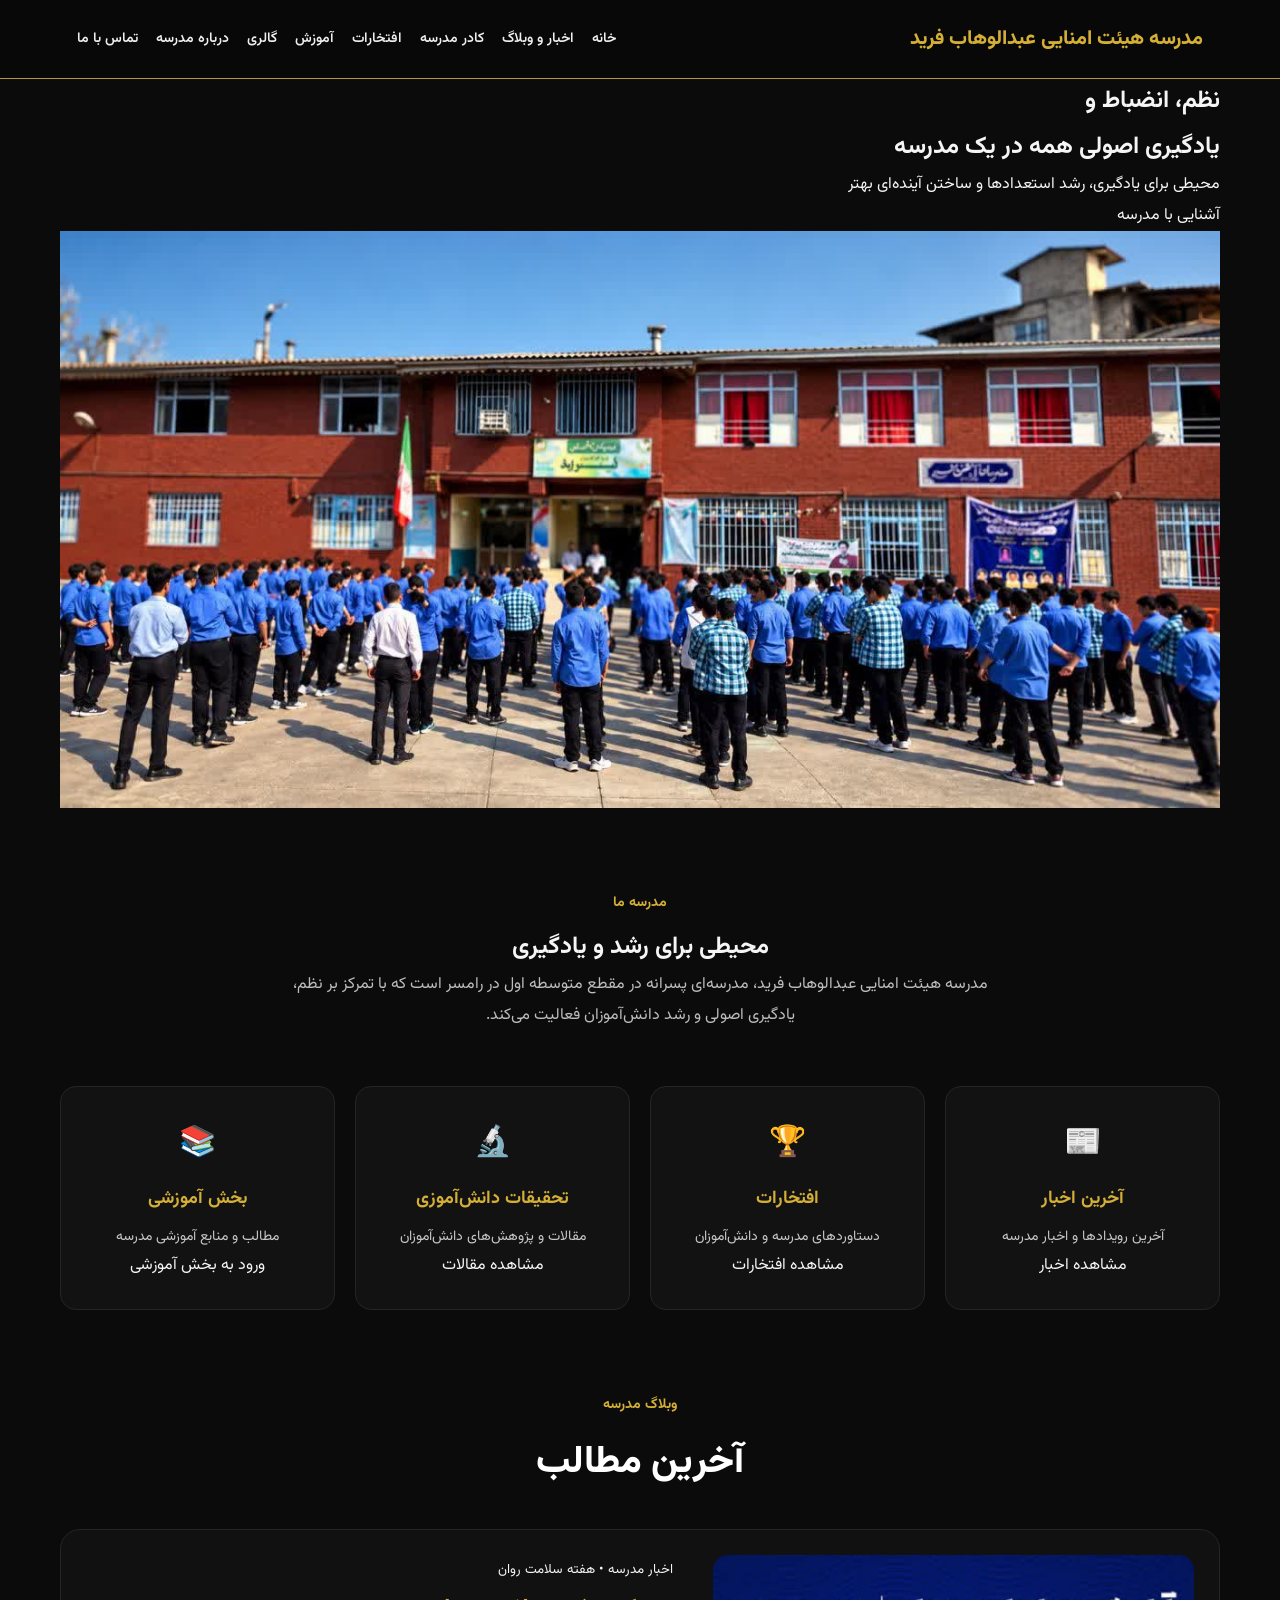
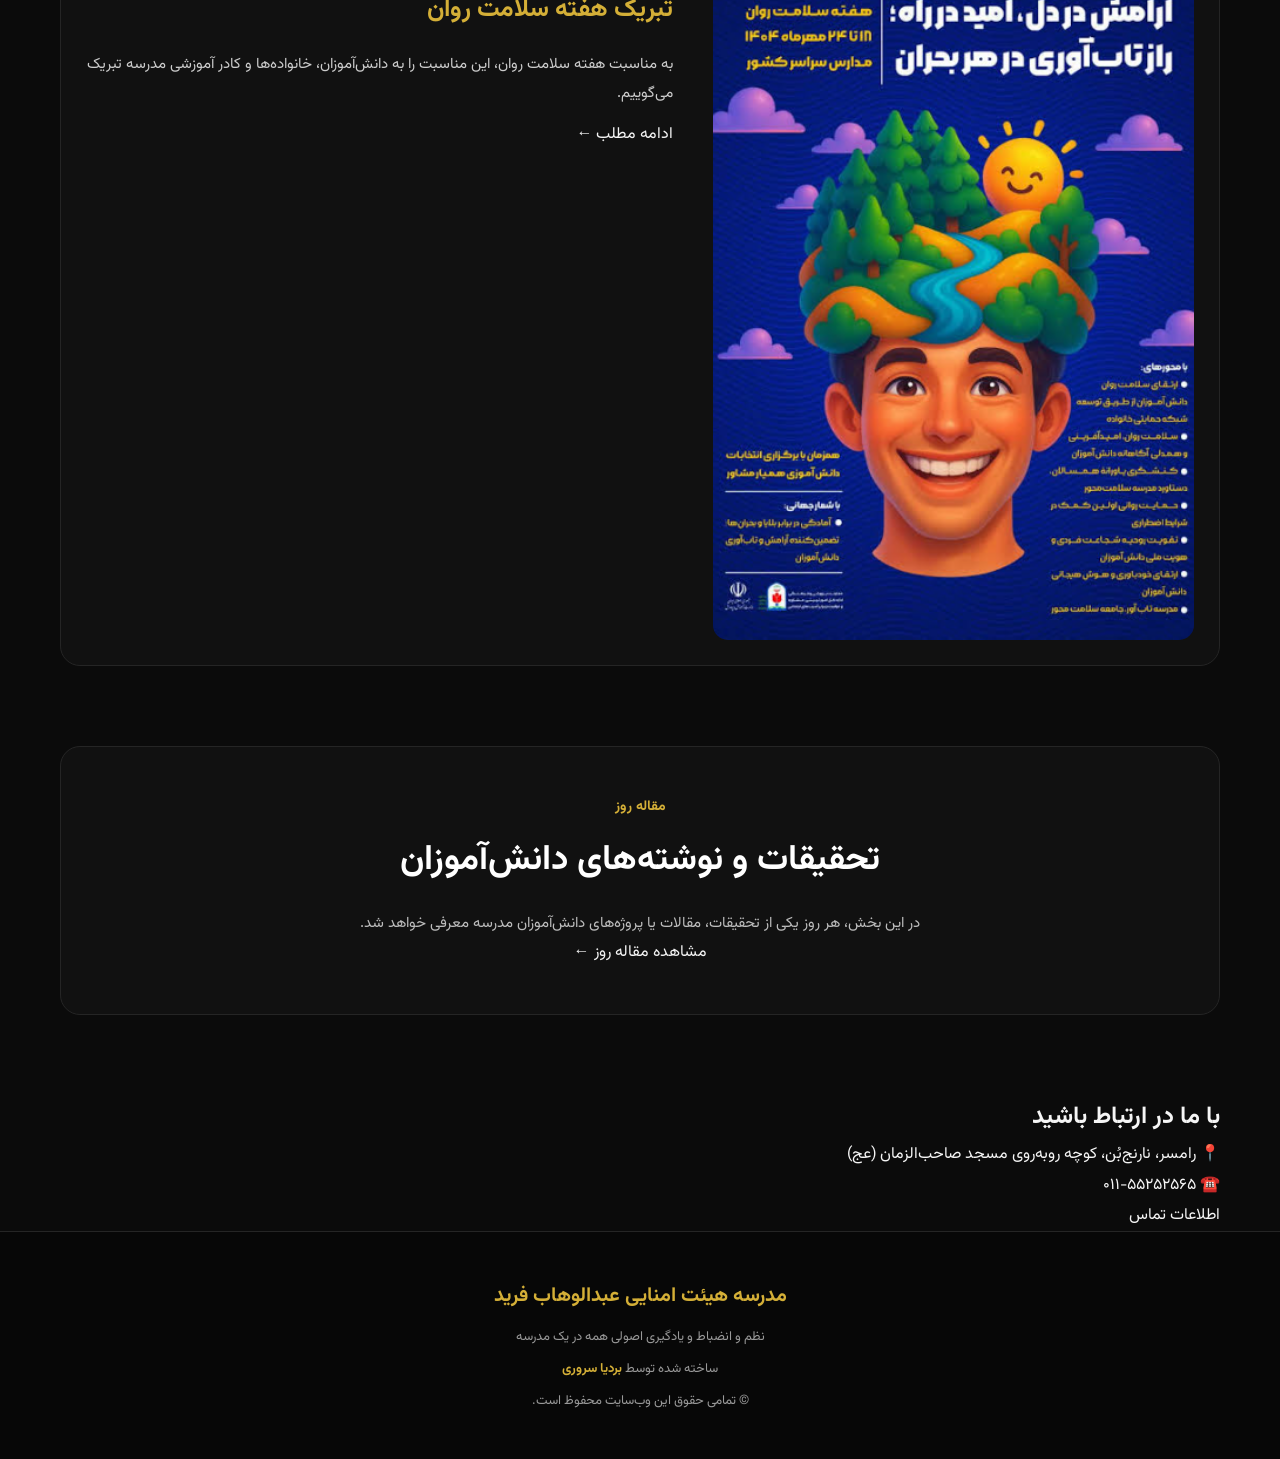
<file: index.html>
<!DOCTYPE html>
<html lang="fa" dir="rtl">
<head>
<meta charset="UTF-8">
<meta name="viewport" content="width=device-width, initial-scale=1.0">

<title>مدرسه هیئت امنایی عبدالوهاب فرید</title>

<meta name="description"
content="وب‌سایت رسمی مدرسه هیئت امنایی عبدالوهاب فرید - متوسطه اول پسرانه">

<link rel="stylesheet" href="style.css">
</head>

<body>

<header>

<div class="logo">
مدرسه هیئت امنایی عبدالوهاب فرید
</div>

<nav>

<a href="index.html">خانه</a>
<a href="news.html">اخبار و وبلاگ</a>
<a href="staff.html">کادر مدرسه</a>
<a href="achievements.html">افتخارات</a>
<a href="education.html">آموزش</a>
<a href="gallery.html">گالری</a>
<a href="about.html">درباره مدرسه</a>
<a href="contact.html">تماس با ما</a>

</nav>

</header>


<main>

<!-- HERO -->

<section class="hero">

<div class="hero-content">

<span>

</span>

<h1>
نظم، انضباط و<br>
یادگیری اصولی همه در یک مدرسه
</h1>

<p>
محیطی برای یادگیری، رشد استعدادها و ساختن آینده‌ای بهتر
</p>

<a href="about.html">
آشنایی با مدرسه
</a>

</div>


<div class="hero-image">

<img
src="90819864626955_2.jpg"
alt="نمای اصلی مدرسه هیئت امنایی عبدالوهاب فرید">

</div>

</section>


<!-- INTRO -->

<section class="intro">

<span>
مدرسه ما
</span>

<h2>
محیطی برای رشد و یادگیری
</h2>

<p>
مدرسه هیئت امنایی عبدالوهاب فرید، مدرسه‌ای پسرانه
در مقطع متوسطه اول در رامسر است که با تمرکز بر نظم،
یادگیری اصولی و رشد دانش‌آموزان فعالیت می‌کند.
</p>

</section>


<!-- QUICK LINKS -->

<section class="quick-links">

<div class="card">

<span>📰</span>

<h3>
آخرین اخبار
</h3>

<p>
آخرین رویدادها و اخبار مدرسه
</p>

<a href="news.html">
مشاهده اخبار
</a>

</div>


<div class="card">

<span>🏆</span>

<h3>
افتخارات
</h3>

<p>
دستاوردهای مدرسه و دانش‌آموزان
</p>

<a href="achievements.html">
مشاهده افتخارات
</a>

</div>


<div class="card">

<span>🔬</span>

<h3>
تحقیقات دانش‌آموزی
</h3>

<p>
مقالات و پژوهش‌های دانش‌آموزان
</p>

<a href="news.html">
مشاهده مقالات
</a>

</div>


<div class="card">

<span>📚</span>

<h3>
بخش آموزشی
</h3>

<p>
مطالب و منابع آموزشی مدرسه
</p>

<a href="education.html">
ورود به بخش آموزشی
</a>

</div>

</section>


<!-- LATEST NEWS -->

<section class="latest-news">

<div class="section-title">

<span>
وبلاگ مدرسه
</span>

<h2>
آخرین مطالب
</h2>

</div>


<article class="news-card">

<div class="news-image">

<img
src="news-2.jpg.png"
alt="تبریک هفته سلامت روان">

</div>


<div>

<small>
اخبار مدرسه • هفته سلامت روان
</small>

<h3>
تبریک هفته سلامت روان
</h3>

<p>
به مناسبت هفته سلامت روان، این مناسبت را به
دانش‌آموزان، خانواده‌ها و کادر آموزشی مدرسه تبریک می‌گوییم.
</p>

<a href="news.html">
ادامه مطلب ←
</a>

</div>

</article>

</section>


<!-- DAILY ARTICLE -->

<section class="daily-article">

<span>
مقاله روز
</span>

<h2>
تحقیقات و نوشته‌های دانش‌آموزان
</h2>

<p>
در این بخش، هر روز یکی از تحقیقات، مقالات یا پروژه‌های
دانش‌آموزان مدرسه معرفی خواهد شد.
</p>

<a href="news.html">
مشاهده مقاله روز ←
</a>

</section>


<!-- CONTACT -->

<section class="contact-preview">

<h2>
با ما در ارتباط باشید
</h2>

<p>
📍 رامسر، نارنج‌بُن، کوچه روبه‌روی مسجد صاحب‌الزمان (عج)
</p>

<p>
☎️ ۰۱۱-۵۵۲۵۲۵۶۵
</p>

<a href="contact.html">
اطلاعات تماس
</a>

</section>

</main>


<footer>

<h3>
مدرسه هیئت امنایی عبدالوهاب فرید
</h3>

<p>
نظم و انضباط و یادگیری اصولی همه در یک مدرسه
</p>

<p>
ساخته شده توسط <strong>بردیا سروری</strong>
</p>

<p>
© تمامی حقوق این وب‌سایت محفوظ است.
</p>

</footer>

</body>
</html>
</file>
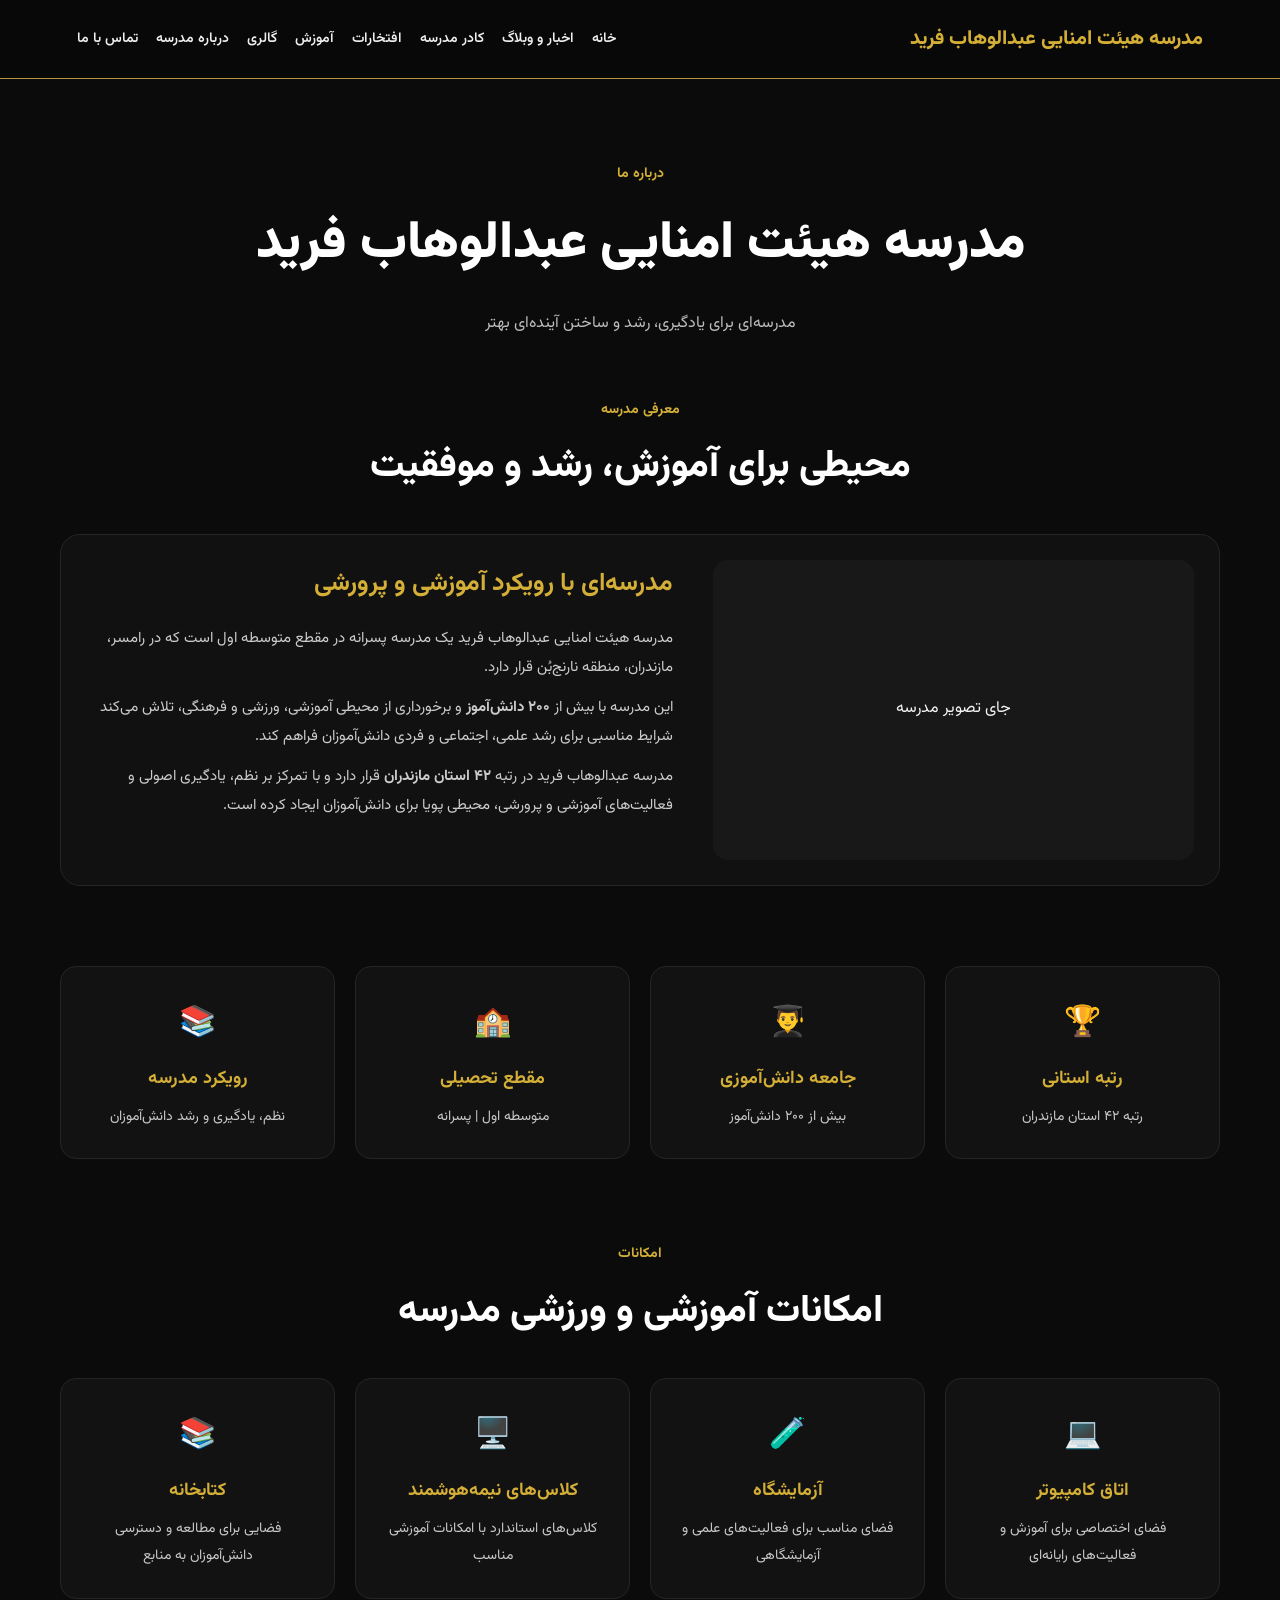
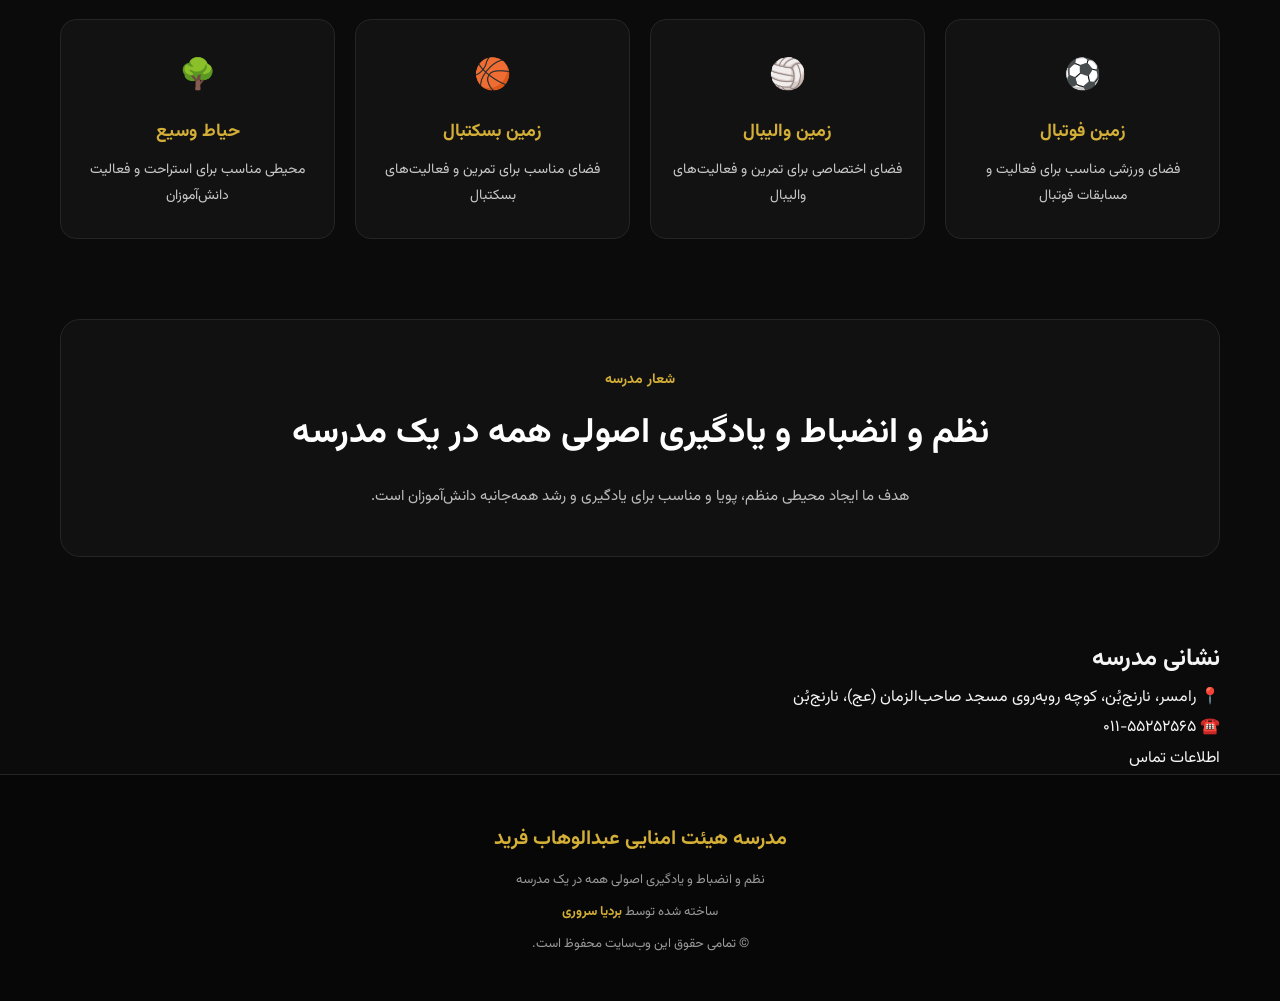
<file: about.html>
<!DOCTYPE html>
<html lang="fa" dir="rtl">

<head>
    <meta charset="UTF-8">
    <meta name="viewport" content="width=device-width, initial-scale=1.0">

    <title>درباره مدرسه | مدرسه عبدالوهاب فرید</title>

    <meta name="description"
        content="معرفی مدرسه هیئت امنایی عبدالوهاب فرید در رامسر">

    <link rel="stylesheet" href="style.css">
</head>

<body>

<header>

    <div class="logo">
        مدرسه هیئت امنایی عبدالوهاب فرید
    </div>

    <nav>
        <a href="index.html">خانه</a>
        <a href="news.html">اخبار و وبلاگ</a>
        <a href="staff.html">کادر مدرسه</a>
        <a href="achievements.html">افتخارات</a>
        <a href="education.html">آموزش</a>
        <a href="gallery.html">گالری</a>
        <a href="about.html">درباره مدرسه</a>
        <a href="contact.html">تماس با ما</a>
    </nav>

</header>

<main>

<!-- معرفی -->

<section class="intro">

    <span>
        درباره ما
    </span>

    <h1>
        مدرسه هیئت امنایی عبدالوهاب فرید
    </h1>

    <p>
        مدرسه‌ای برای یادگیری، رشد و ساختن آینده‌ای بهتر
    </p>

</section>


<!-- معرفی کامل -->

<section class="latest-news">

    <div class="section-title">

        <span>
            معرفی مدرسه
        </span>

        <h2>
            محیطی برای آموزش، رشد و موفقیت
        </h2>

    </div>

    <article class="news-card">

        <div class="news-image">
            جای تصویر مدرسه
        </div>

        <div>

            <h3>
                مدرسه‌ای با رویکرد آموزشی و پرورشی
            </h3>

            <p>
                مدرسه هیئت امنایی عبدالوهاب فرید یک مدرسه
                پسرانه در مقطع متوسطه اول است که در رامسر،
                مازندران، منطقه نارنج‌بُن قرار دارد.
            </p>

            <p>
                این مدرسه با بیش از
                <strong>۲۰۰ دانش‌آموز</strong>
                و برخورداری از محیطی آموزشی، ورزشی و فرهنگی،
                تلاش می‌کند شرایط مناسبی برای رشد علمی،
                اجتماعی و فردی دانش‌آموزان فراهم کند.
            </p>

            <p>
                مدرسه عبدالوهاب فرید در رتبه
                <strong>۴۲ استان مازندران</strong>
                قرار دارد و با تمرکز بر نظم، یادگیری اصولی
                و فعالیت‌های آموزشی و پرورشی، محیطی پویا
                برای دانش‌آموزان ایجاد کرده است.
            </p>

        </div>

    </article>

</section>


<!-- آمار -->

<section class="quick-links">

    <div class="card">

        <span>🏆</span>

        <h3>
            رتبه استانی
        </h3>

        <p>
            رتبه ۴۲ استان مازندران
        </p>

    </div>


    <div class="card">

        <span>👨‍🎓</span>

        <h3>
            جامعه دانش‌آموزی
        </h3>

        <p>
            بیش از ۲۰۰ دانش‌آموز
        </p>

    </div>


    <div class="card">

        <span>🏫</span>

        <h3>
            مقطع تحصیلی
        </h3>

        <p>
            متوسطه اول | پسرانه
        </p>

    </div>


    <div class="card">

        <span>📚</span>

        <h3>
            رویکرد مدرسه
        </h3>

        <p>
            نظم، یادگیری و رشد دانش‌آموزان
        </p>

    </div>

</section>


<!-- امکانات -->

<section class="latest-news">

    <div class="section-title">

        <span>
            امکانات
        </span>

        <h2>
            امکانات آموزشی و ورزشی مدرسه
        </h2>

    </div>


    <section class="quick-links">

        <div class="card">

            <span>💻</span>

            <h3>
                اتاق کامپیوتر
            </h3>

            <p>
                فضای اختصاصی برای آموزش و فعالیت‌های رایانه‌ای
            </p>

        </div>


        <div class="card">

            <span>🧪</span>

            <h3>
                آزمایشگاه
            </h3>

            <p>
                فضای مناسب برای فعالیت‌های علمی و آزمایشگاهی
            </p>

        </div>


        <div class="card">

            <span>🖥️</span>

            <h3>
                کلاس‌های نیمه‌هوشمند
            </h3>

            <p>
                کلاس‌های استاندارد با امکانات آموزشی مناسب
            </p>

        </div>


        <div class="card">

            <span>📚</span>

            <h3>
                کتابخانه
            </h3>

            <p>
                فضایی برای مطالعه و دسترسی دانش‌آموزان به منابع
            </p>

        </div>


        <div class="card">

            <span>⚽</span>

            <h3>
                زمین فوتبال
            </h3>

            <p>
                فضای ورزشی مناسب برای فعالیت و مسابقات فوتبال
            </p>

        </div>


        <div class="card">

            <span>🏐</span>

            <h3>
                زمین والیبال
            </h3>

            <p>
                فضای اختصاصی برای تمرین و فعالیت‌های والیبال
            </p>

        </div>


        <div class="card">

            <span>🏀</span>

            <h3>
                زمین بسکتبال
            </h3>

            <p>
                فضای مناسب برای تمرین و فعالیت‌های بسکتبال
            </p>

        </div>


        <div class="card">

            <span>🌳</span>

            <h3>
                حیاط وسیع
            </h3>

            <p>
                محیطی مناسب برای استراحت و فعالیت دانش‌آموزان
            </p>

        </div>

    </section>

</section>


<!-- شعار -->

<section class="daily-article">

    <span>
        شعار مدرسه
    </span>

    <h2>
        نظم و انضباط و یادگیری اصولی
        همه در یک مدرسه
    </h2>

    <p>
        هدف ما ایجاد محیطی منظم، پویا و مناسب برای
        یادگیری و رشد همه‌جانبه دانش‌آموزان است.
    </p>

</section>


<!-- آدرس -->

<section class="contact-preview">

    <h2>
        نشانی مدرسه
    </h2>

    <p>
        📍 رامسر، نارنج‌بُن، کوچه روبه‌روی مسجد صاحب‌الزمان (عج)، نارنج‌بُن
    </p>

    <p>
        ☎️ ۰۱۱-۵۵۲۵۲۵۶۵
    </p>

    <a href="contact.html">
        اطلاعات تماس
    </a>

</section>

</main>


<footer>

    <h3>
        مدرسه هیئت امنایی عبدالوهاب فرید
    </h3>

    <p>
        نظم و انضباط و یادگیری اصولی همه در یک مدرسه
    </p>

    <p>
        ساخته شده توسط <strong>بردیا سروری</strong>
    </p>

    <p>
        © تمامی حقوق این وب‌سایت محفوظ است.
    </p>

</footer>

</body>

</html>
</file>
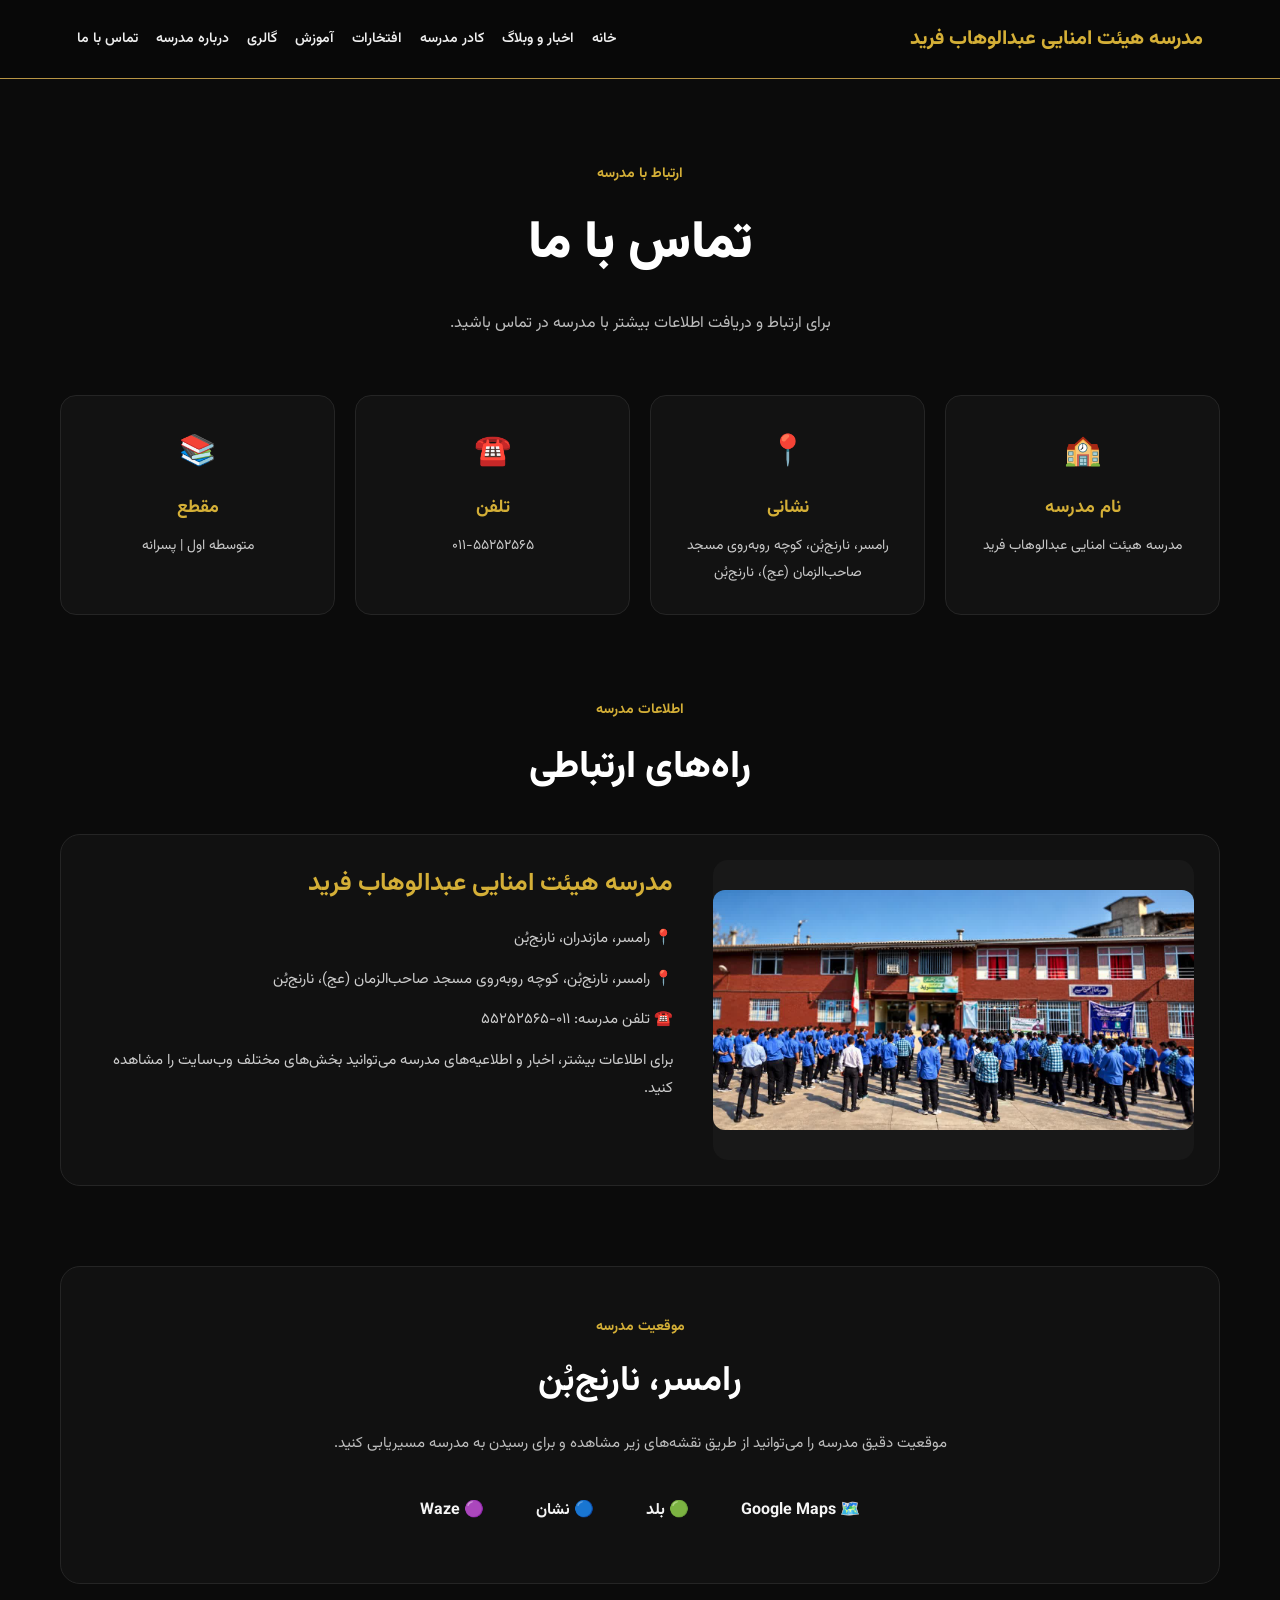
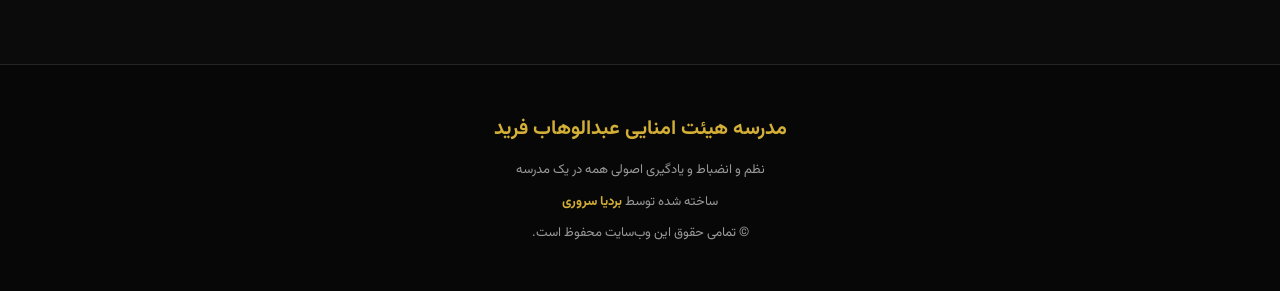
<file: contact.html>
<!DOCTYPE html>
<html lang="fa" dir="rtl">

<head>
    <meta charset="UTF-8">
    <meta name="viewport" content="width=device-width, initial-scale=1.0">

    <title>تماس با ما | مدرسه عبدالوهاب فرید</title>

    <meta name="description"
        content="اطلاعات تماس مدرسه هیئت امنایی عبدالوهاب فرید">

    <link rel="stylesheet" href="style.css">
</head>

<body>

<header>

    <div class="logo">
        مدرسه هیئت امنایی عبدالوهاب فرید
    </div>

    <nav>
        <a href="index.html">خانه</a>
        <a href="news.html">اخبار و وبلاگ</a>
        <a href="staff.html">کادر مدرسه</a>
        <a href="achievements.html">افتخارات</a>
        <a href="education.html">آموزش</a>
        <a href="gallery.html">گالری</a>
        <a href="about.html">درباره مدرسه</a>
        <a href="contact.html">تماس با ما</a>
    </nav>

</header>


<main>

<section class="intro">

    <span>
        ارتباط با مدرسه
    </span>

    <h1>
        تماس با ما
    </h1>

    <p>
        برای ارتباط و دریافت اطلاعات بیشتر با مدرسه در تماس باشید.
    </p>

</section>


<section class="quick-links">

    <div class="card">

        <span>🏫</span>

        <h3>
            نام مدرسه
        </h3>

        <p>
            مدرسه هیئت امنایی عبدالوهاب فرید
        </p>

    </div>


    <div class="card">

        <span>📍</span>

        <h3>
            نشانی
        </h3>

        <p>
            رامسر، نارنج‌بُن، کوچه روبه‌روی مسجد صاحب‌الزمان (عج)، نارنج‌بُن
        </p>

    </div>


    <div class="card">

        <span>☎️</span>

        <h3>
            تلفن
        </h3>

        <p>
            ۰۱۱-۵۵۲۵۲۵۶۵
        </p>

    </div>


    <div class="card">

        <span>📚</span>

        <h3>
            مقطع
        </h3>

        <p>
            متوسطه اول | پسرانه
        </p>

    </div>

</section>


<section class="latest-news">

    <div class="section-title">

        <span>
            اطلاعات مدرسه
        </span>

        <h2>
            راه‌های ارتباطی
        </h2>

    </div>

    <article class="news-card">

       <div class="news-image">
    <img src="90819864626955_2.jpg" alt="مدرسه هیئت امنایی عبدالوهاب فرید">
</div>
        <div>

            <h3>
                مدرسه هیئت امنایی عبدالوهاب فرید
            </h3>

            <p>
                📍 رامسر، مازندران، نارنج‌بُن
            </p>

            <p>
                📍 رامسر، نارنج‌بُن، کوچه روبه‌روی مسجد صاحب‌الزمان (عج)، نارنج‌بُن
            </p>

            <p>
                ☎️ تلفن مدرسه:
                ۰۱۱-۵۵۲۵۲۵۶۵
            </p>

            <p>
                برای اطلاعات بیشتر، اخبار و اطلاعیه‌های مدرسه
                می‌توانید بخش‌های مختلف وب‌سایت را مشاهده کنید.
            </p>

        </div>

    </article>

</section>


<section class="daily-article">

    <span>
        موقعیت مدرسه
    </span>

    <h2>
        رامسر، نارنج‌بُن
    </h2>

    <p>
        موقعیت دقیق مدرسه را می‌توانید از طریق نقشه‌های زیر مشاهده
        و برای رسیدن به مدرسه مسیریابی کنید.
    </p>


    <div style="
        display:flex;
        flex-wrap:wrap;
        gap:12px;
        justify-content:center;
        margin-top:25px;
    ">

        <!-- Google Maps -->

        <a
            href="https://www.google.com/maps/dir//Farid+School,+WM53%2BMVF,+Ramsar,+Mazandaran+Province,+Iran/@36.895569,50.7196145,15z/data=!4m8!4m7!1m0!1m5!1m1!1s0x3f8b0a2348f9b62d:0x56340f309af0694a!2m2!1d50.6546965!2d36.9091762?entry=ttu"
            target="_blank"
            rel="noopener"
            style="
                display:inline-block;
                padding:12px 20px;
                border-radius:10px;
                text-decoration:none;
                font-weight:bold;
            ">
            🗺️ Google Maps
        </a>


        <!-- بلد -->

        <a
            href="https://balad.ir/search/%D9%85%D8%AF%D8%B1%D8%B3%D9%87%20%D8%B9%D8%A8%D8%AF%D8%A7%D9%84%D9%88%D9%87%D8%A7%D8%A8%20%D9%81%D8%B1%DB%8C%D8%AF"
            target="_blank"
            rel="noopener"
            style="
                display:inline-block;
                padding:12px 20px;
                border-radius:10px;
                text-decoration:none;
                font-weight:bold;
            ">
            🟢 بلد
        </a>


        <!-- نشان -->

        <a
            href="https://neshan.org/maps/search/%D9%85%D8%AF%D8%B1%D8%B3%D9%87%20%D8%B9%D8%A8%D8%AF%D8%A7%D9%84%D9%88%D9%87%D8%A7%D8%A8%20%D9%81%D8%B1%DB%8C%D8%AF"
            target="_blank"
            rel="noopener"
            style="
                display:inline-block;
                padding:12px 20px;
                border-radius:10px;
                text-decoration:none;
                font-weight:bold;
            ">
            🔵 نشان
        </a>


        <!-- Waze -->

        <a
            href="https://www.waze.com/live-map/directions?to=ll.36.9091762%2C50.6546965"
            target="_blank"
            rel="noopener"
            style="
                display:inline-block;
                padding:12px 20px;
                border-radius:10px;
                text-decoration:none;
                font-weight:bold;
            ">
            🟣 Waze
        </a>

    </div>

</section>

</main>


<footer>

    <h3>
        مدرسه هیئت امنایی عبدالوهاب فرید
    </h3>

    <p>
        نظم و انضباط و یادگیری اصولی همه در یک مدرسه
    </p>

    <p>
        ساخته شده توسط <strong>بردیا سروری</strong>
    </p>

    <p>
        © تمامی حقوق این وب‌سایت محفوظ است.
    </p>

</footer>

</body>

</html>
</file>
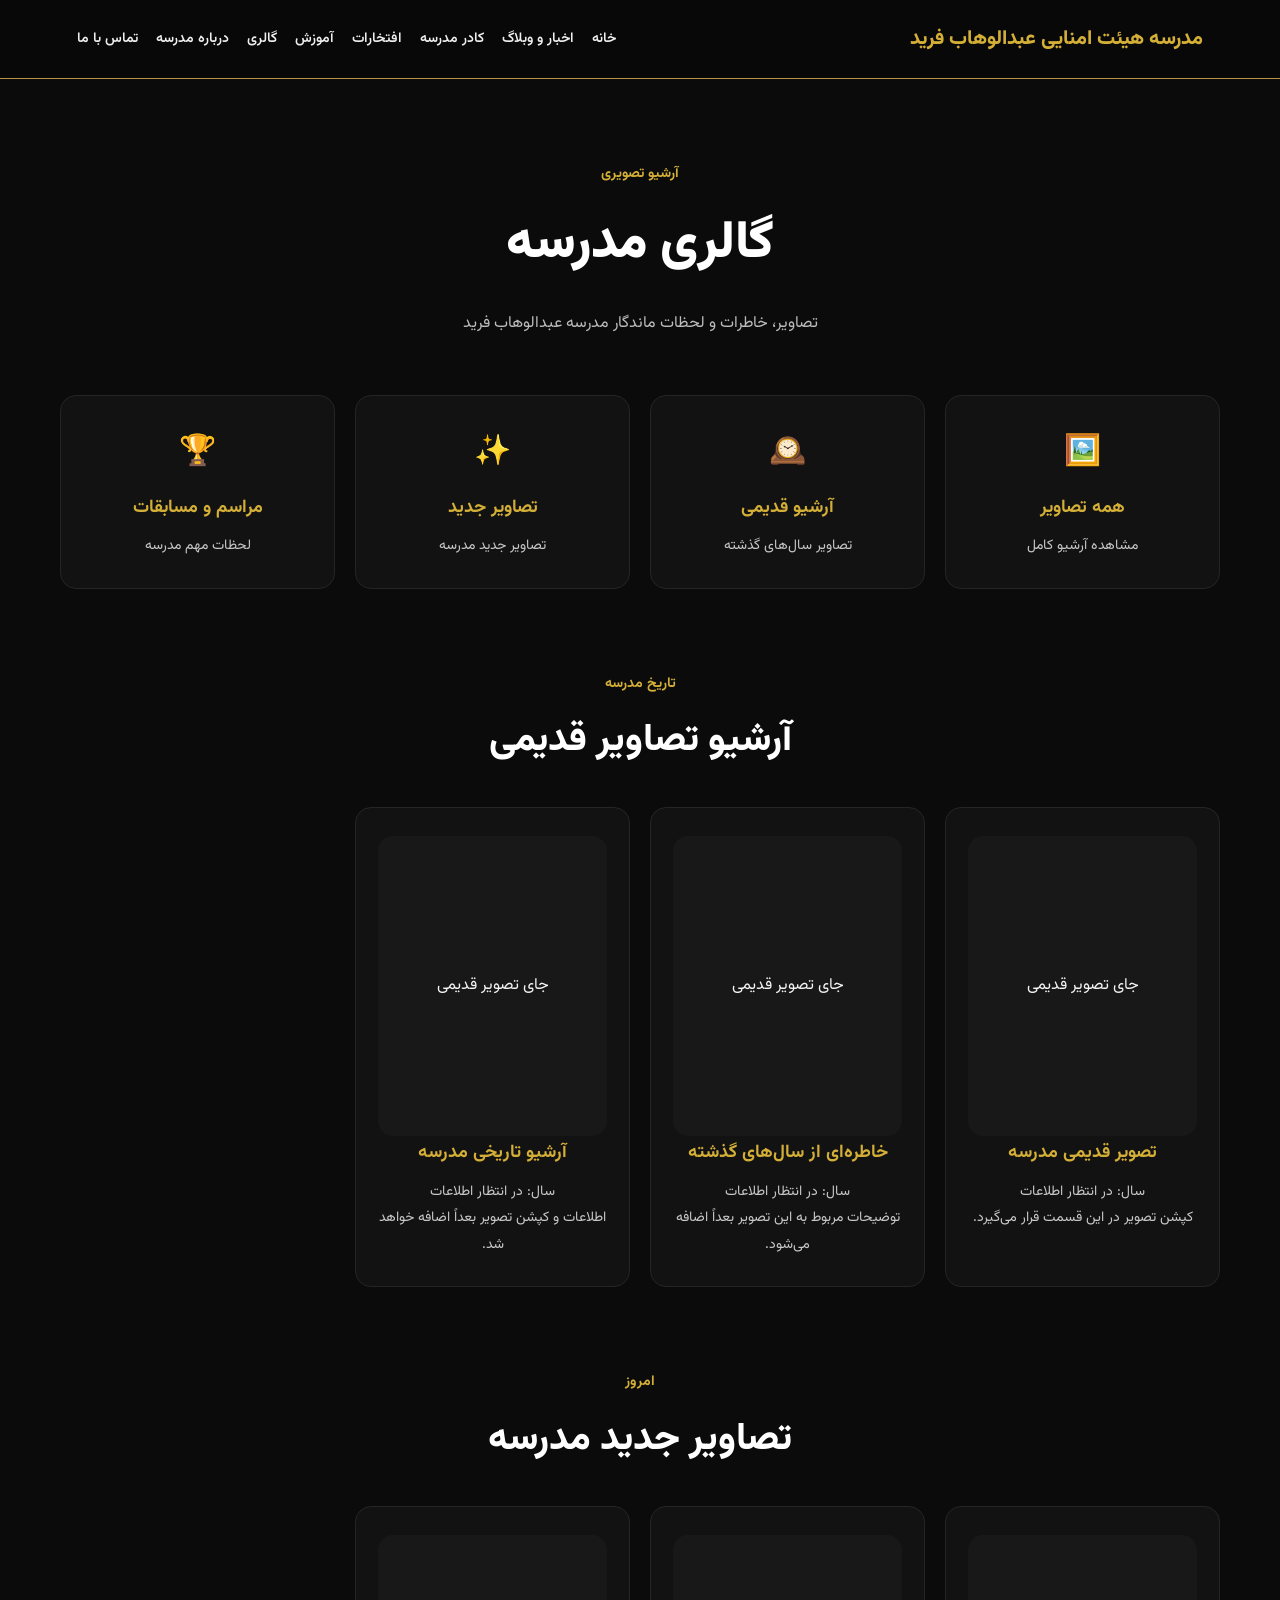
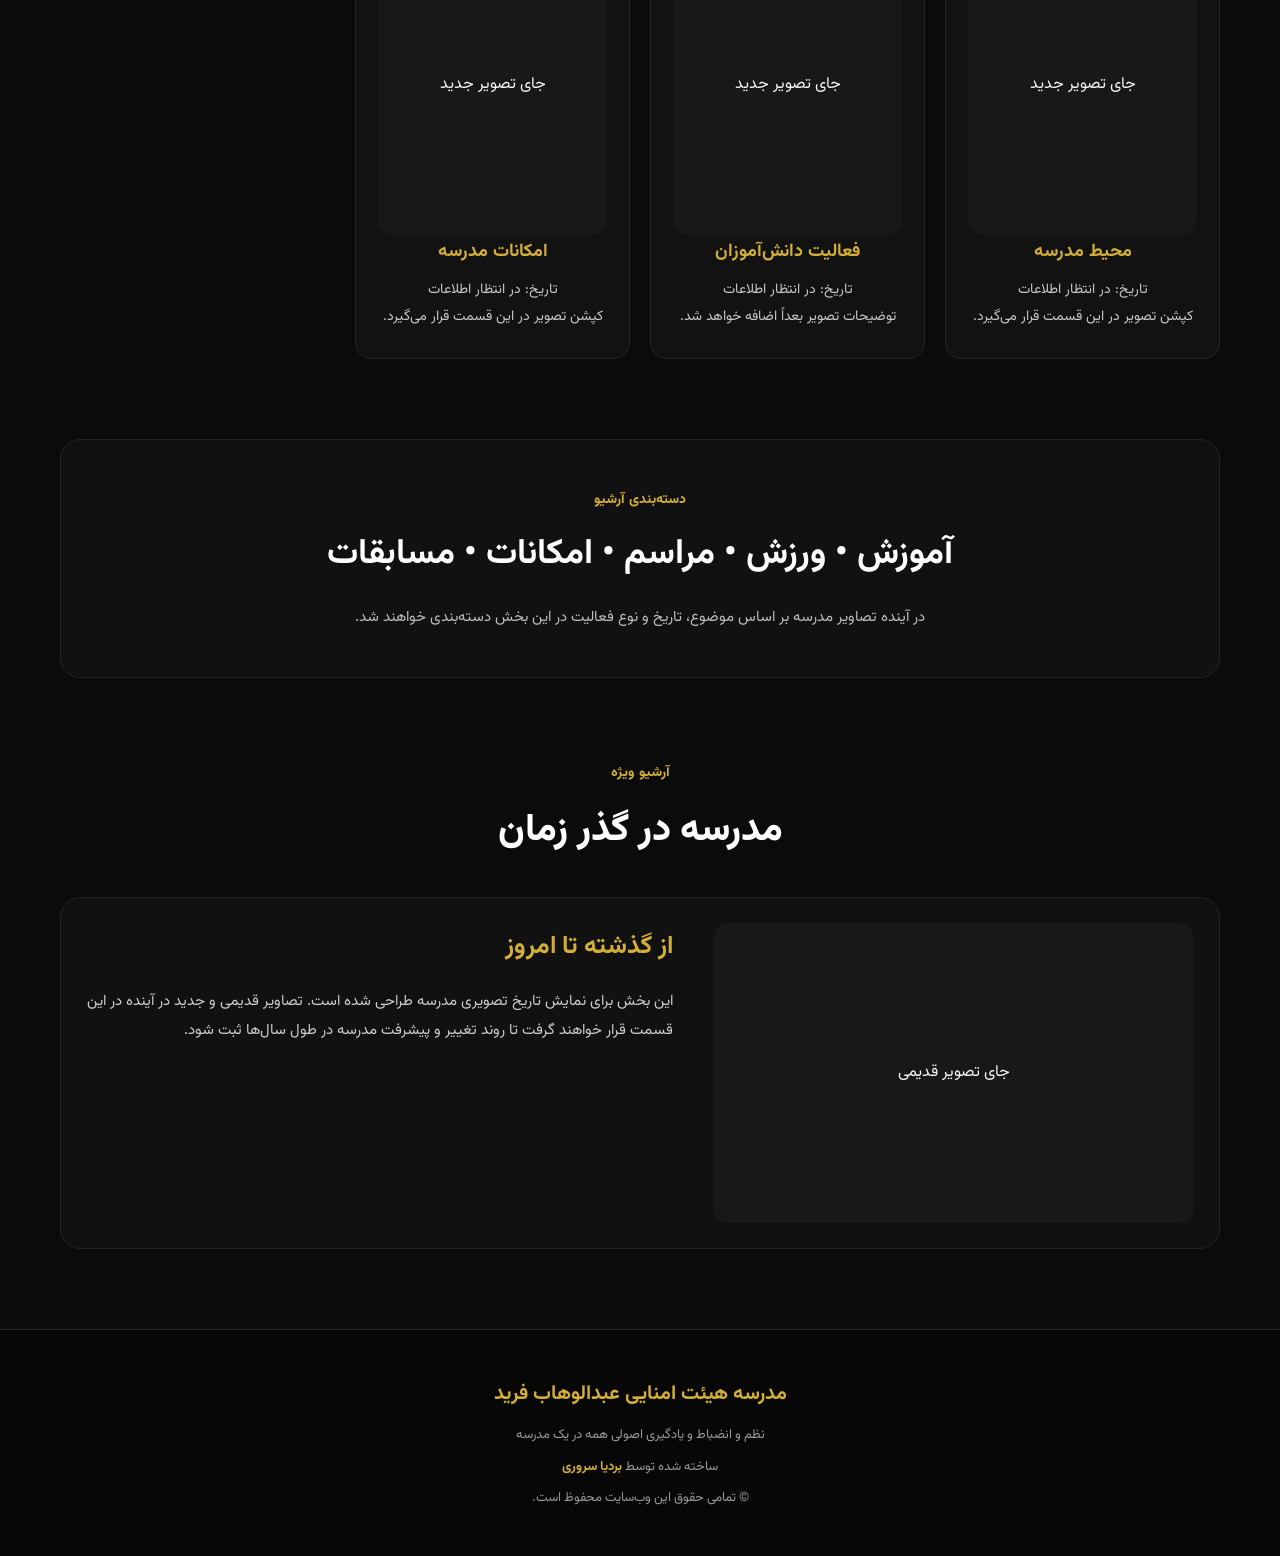
<file: gallery.html>
<!DOCTYPE html>
<html lang="fa" dir="rtl">

<head>
    <meta charset="UTF-8">
    <meta name="viewport" content="width=device-width, initial-scale=1.0">

    <title>گالری | مدرسه عبدالوهاب فرید</title>

    <meta name="description"
        content="گالری تصاویر و آرشیو تصویری مدرسه هیئت امنایی عبدالوهاب فرید">

    <link rel="stylesheet" href="style.css">
</head>

<body>

<header>

    <div class="logo">
        مدرسه هیئت امنایی عبدالوهاب فرید
    </div>

    <nav>
        <a href="index.html">خانه</a>
        <a href="news.html">اخبار و وبلاگ</a>
        <a href="staff.html">کادر مدرسه</a>
        <a href="achievements.html">افتخارات</a>
        <a href="education.html">آموزش</a>
        <a href="gallery.html">گالری</a>
        <a href="about.html">درباره مدرسه</a>
        <a href="contact.html">تماس با ما</a>
    </nav>

</header>


<main>

<!-- معرفی گالری -->

<section class="intro">

    <span>
        آرشیو تصویری
    </span>

    <h1>
        گالری مدرسه
    </h1>

    <p>
        تصاویر، خاطرات و لحظات ماندگار مدرسه عبدالوهاب فرید
    </p>

</section>


<!-- دسته بندی -->

<section class="quick-links">

    <div class="card">
        <span>🖼️</span>
        <h3>همه تصاویر</h3>
        <p>مشاهده آرشیو کامل</p>
    </div>

    <div class="card">
        <span>🕰️</span>
        <h3>آرشیو قدیمی</h3>
        <p>تصاویر سال‌های گذشته</p>
    </div>

    <div class="card">
        <span>✨</span>
        <h3>تصاویر جدید</h3>
        <p>تصاویر جدید مدرسه</p>
    </div>

    <div class="card">
        <span>🏆</span>
        <h3>مراسم و مسابقات</h3>
        <p>لحظات مهم مدرسه</p>
    </div>

</section>


<!-- آرشیو قدیمی -->

<section class="latest-news">

    <div class="section-title">

        <span>
            تاریخ مدرسه
        </span>

        <h2>
            آرشیو تصاویر قدیمی
        </h2>

    </div>


    <section class="quick-links">

        <div class="card">

            <div class="news-image">
                جای تصویر قدیمی
            </div>

            <h3>
                تصویر قدیمی مدرسه
            </h3>

            <p>
                سال: در انتظار اطلاعات
            </p>

            <p>
                کپشن تصویر در این قسمت قرار می‌گیرد.
            </p>

        </div>


        <div class="card">

            <div class="news-image">
                جای تصویر قدیمی
            </div>

            <h3>
                خاطره‌ای از سال‌های گذشته
            </h3>

            <p>
                سال: در انتظار اطلاعات
            </p>

            <p>
                توضیحات مربوط به این تصویر بعداً اضافه می‌شود.
            </p>

        </div>


        <div class="card">

            <div class="news-image">
                جای تصویر قدیمی
            </div>

            <h3>
                آرشیو تاریخی مدرسه
            </h3>

            <p>
                سال: در انتظار اطلاعات
            </p>

            <p>
                اطلاعات و کپشن تصویر بعداً اضافه خواهد شد.
            </p>

        </div>

    </section>

</section>


<!-- تصاویر جدید -->

<section class="latest-news">

    <div class="section-title">

        <span>
            امروز
        </span>

        <h2>
            تصاویر جدید مدرسه
        </h2>

    </div>


    <section class="quick-links">

        <div class="card">

            <div class="news-image">
                جای تصویر جدید
            </div>

            <h3>
                محیط مدرسه
            </h3>

            <p>
                تاریخ: در انتظار اطلاعات
            </p>

            <p>
                کپشن تصویر در این قسمت قرار می‌گیرد.
            </p>

        </div>


        <div class="card">

            <div class="news-image">
                جای تصویر جدید
            </div>

            <h3>
                فعالیت دانش‌آموزان
            </h3>

            <p>
                تاریخ: در انتظار اطلاعات
            </p>

            <p>
                توضیحات تصویر بعداً اضافه خواهد شد.
            </p>

        </div>


        <div class="card">

            <div class="news-image">
                جای تصویر جدید
            </div>

            <h3>
                امکانات مدرسه
            </h3>

            <p>
                تاریخ: در انتظار اطلاعات
            </p>

            <p>
                کپشن تصویر در این قسمت قرار می‌گیرد.
            </p>

        </div>

    </section>

</section>


<!-- دسته بندی موضوعی -->

<section class="daily-article">

    <span>
        دسته‌بندی آرشیو
    </span>

    <h2>
        آموزش • ورزش • مراسم • امکانات • مسابقات
    </h2>

    <p>
        در آینده تصاویر مدرسه بر اساس موضوع، تاریخ و نوع فعالیت
        در این بخش دسته‌بندی خواهند شد.
    </p>

</section>


<!-- مدرسه در گذر زمان -->

<section class="latest-news">

    <div class="section-title">

        <span>
            آرشیو ویژه
        </span>

        <h2>
            مدرسه در گذر زمان
        </h2>

    </div>


    <article class="news-card">

        <div class="news-image">
            جای تصویر قدیمی
        </div>

        <div>

            <h3>
                از گذشته تا امروز
            </h3>

            <p>
                این بخش برای نمایش تاریخ تصویری مدرسه طراحی شده است.
                تصاویر قدیمی و جدید در آینده در این قسمت قرار خواهند گرفت
                تا روند تغییر و پیشرفت مدرسه در طول سال‌ها ثبت شود.
            </p>

        </div>

    </article>

</section>

</main>


<footer>

    <h3>
        مدرسه هیئت امنایی عبدالوهاب فرید
    </h3>

    <p>
        نظم و انضباط و یادگیری اصولی همه در یک مدرسه
    </p>

    <p>
        ساخته شده توسط <strong>بردیا سروری</strong>
    </p>

    <p>
        © تمامی حقوق این وب‌سایت محفوظ است.
    </p>

</footer>

</body>

</html>
</file>
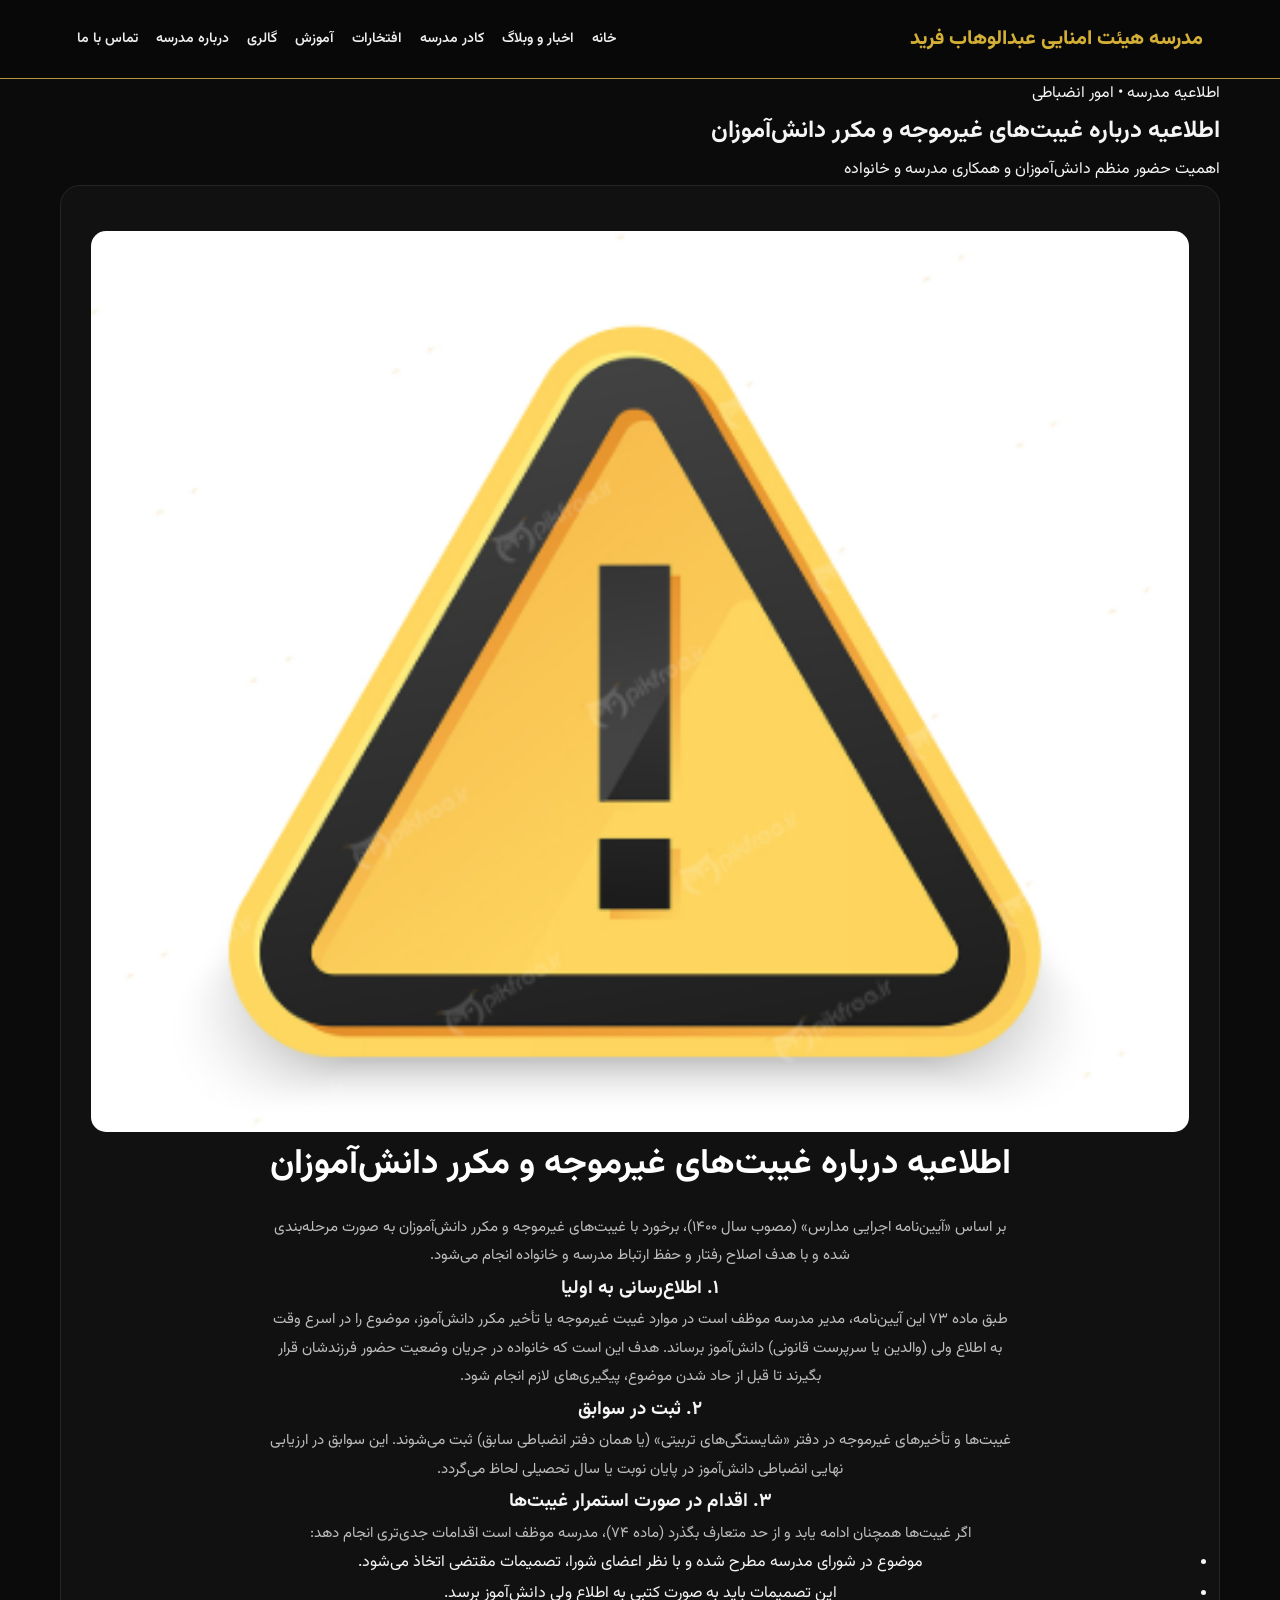
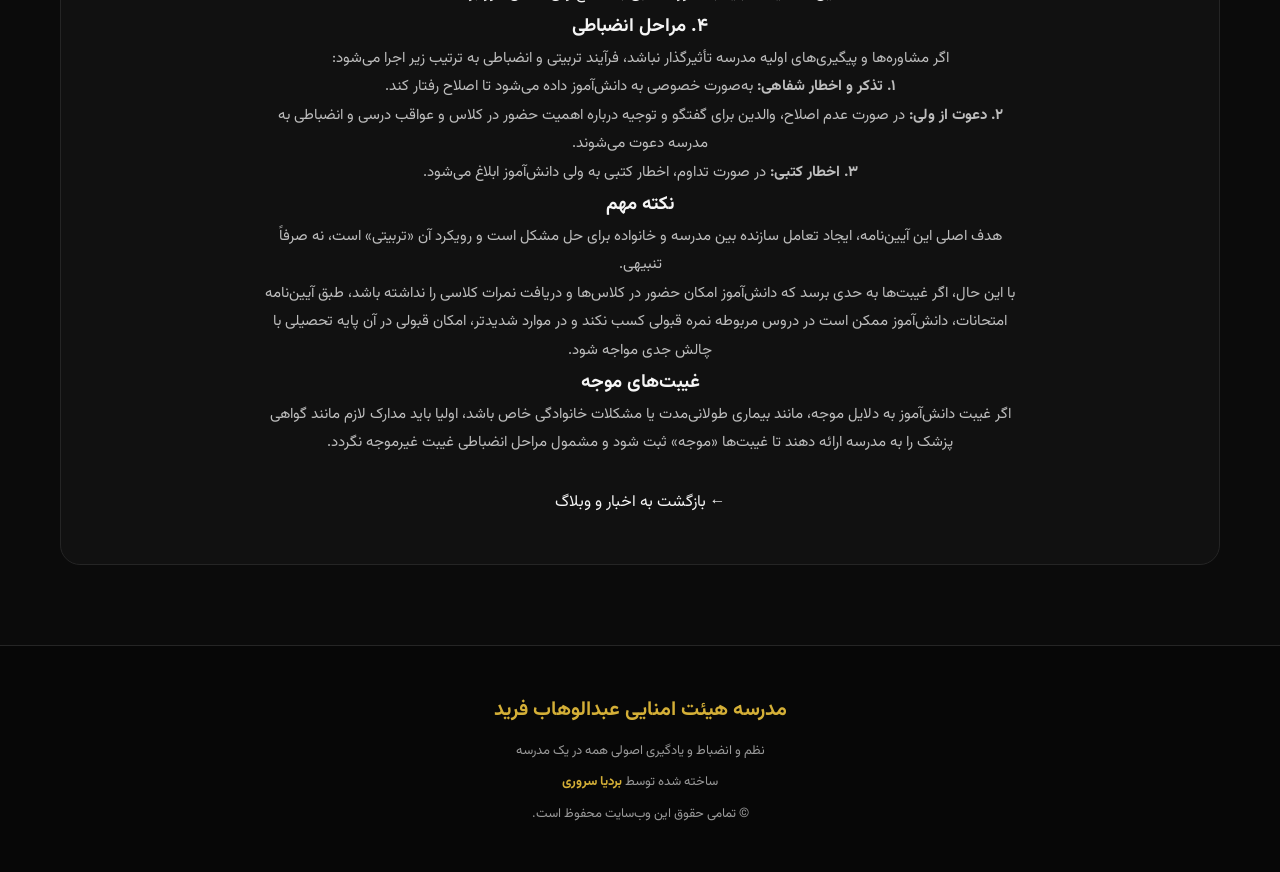
<file: news-absence.html>
<!DOCTYPE html>
<html lang="fa" dir="rtl">

<head>
<meta charset="UTF-8">
<meta name="viewport" content="width=device-width, initial-scale=1.0">

<title>اطلاعیه غیبت‌های غیرموجه | مدرسه هیئت امنایی عبدالوهاب فرید</title>

<link rel="stylesheet" href="style.css">
</head>

<body>

<header>

<div class="logo">
مدرسه هیئت امنایی عبدالوهاب فرید
</div>

<nav>

<a href="index.html">خانه</a>
<a href="news.html" class="active">اخبار و وبلاگ</a>
<a href="staff.html">کادر مدرسه</a>
<a href="achievements.html">افتخارات</a>
<a href="education.html">آموزش</a>
<a href="gallery.html">گالری</a>
<a href="about.html">درباره مدرسه</a>
<a href="contact.html">تماس با ما</a>

</nav>

</header>


<main>

<section class="page-header">

<span>
اطلاعیه مدرسه • امور انضباطی
</span>

<h1>
اطلاعیه درباره غیبت‌های غیرموجه و مکرر دانش‌آموزان
</h1>

<p>
اهمیت حضور منظم دانش‌آموزان و همکاری مدرسه و خانواده
</p>

</section>


<section class="daily-article">

<div class="news-image">

<img
src="news-1.jpg.png"
alt="اطلاعیه درباره غیبت‌های غیرموجه و مکرر دانش‌آموزان">

</div>


<h2>
اطلاعیه درباره غیبت‌های غیرموجه و مکرر دانش‌آموزان
</h2>

<p>
بر اساس «آیین‌نامه اجرایی مدارس» (مصوب سال ۱۴۰۰)،
برخورد با غیبت‌های غیرموجه و مکرر دانش‌آموزان به صورت
مرحله‌بندی شده و با هدف اصلاح رفتار و حفظ ارتباط مدرسه
و خانواده انجام می‌شود.
</p>


<h3>
۱. اطلاع‌رسانی به اولیا
</h3>

<p>
طبق ماده ۷۳ این آیین‌نامه، مدیر مدرسه موظف است در موارد
غیبت غیرموجه یا تأخیر مکرر دانش‌آموز، موضوع را در اسرع
وقت به اطلاع ولی (والدین یا سرپرست قانونی) دانش‌آموز برساند.
هدف این است که خانواده در جریان وضعیت حضور فرزندشان قرار
بگیرند تا قبل از حاد شدن موضوع، پیگیری‌های لازم انجام شود.
</p>


<h3>
۲. ثبت در سوابق
</h3>

<p>
غیبت‌ها و تأخیرهای غیرموجه در دفتر «شایستگی‌های تربیتی»
(یا همان دفتر انضباطی سابق) ثبت می‌شوند. این سوابق در
ارزیابی نهایی انضباطی دانش‌آموز در پایان نوبت یا سال
تحصیلی لحاظ می‌گردد.
</p>


<h3>
۳. اقدام در صورت استمرار غیبت‌ها
</h3>

<p>
اگر غیبت‌ها همچنان ادامه یابد و از حد متعارف بگذرد
(ماده ۷۴)، مدرسه موظف است اقدامات جدی‌تری انجام دهد:
</p>

<ul>

<li>
موضوع در شورای مدرسه مطرح شده و با نظر اعضای شورا،
تصمیمات مقتضی اتخاذ می‌شود.
</li>

<li>
این تصمیمات باید به صورت کتبی به اطلاع ولی دانش‌آموز برسد.
</li>

</ul>


<h3>
۴. مراحل انضباطی
</h3>

<p>
اگر مشاوره‌ها و پیگیری‌های اولیه مدرسه تأثیرگذار نباشد،
فرآیند تربیتی و انضباطی به ترتیب زیر اجرا می‌شود:
</p>

<p>
<strong>۱. تذکر و اخطار شفاهی:</strong>
به‌صورت خصوصی به دانش‌آموز داده می‌شود تا اصلاح رفتار کند.
</p>

<p>
<strong>۲. دعوت از ولی:</strong>
در صورت عدم اصلاح، والدین برای گفتگو و توجیه درباره اهمیت
حضور در کلاس و عواقب درسی و انضباطی به مدرسه دعوت می‌شوند.
</p>

<p>
<strong>۳. اخطار کتبی:</strong>
در صورت تداوم، اخطار کتبی به ولی دانش‌آموز ابلاغ می‌شود.
</p>


<h3>
نکته مهم
</h3>

<p>
هدف اصلی این آیین‌نامه، ایجاد تعامل سازنده بین مدرسه و
خانواده برای حل مشکل است و رویکرد آن «تربیتی» است،
نه صرفاً تنبیهی.
</p>

<p>
با این حال، اگر غیبت‌ها به حدی برسد که دانش‌آموز امکان
حضور در کلاس‌ها و دریافت نمرات کلاسی را نداشته باشد،
طبق آیین‌نامه امتحانات، دانش‌آموز ممکن است در دروس
مربوطه نمره قبولی کسب نکند و در موارد شدیدتر، امکان
قبولی در آن پایه تحصیلی با چالش جدی مواجه شود.
</p>


<h3>
غیبت‌های موجه
</h3>

<p>
اگر غیبت دانش‌آموز به دلایل موجه، مانند بیماری طولانی‌مدت
یا مشکلات خانوادگی خاص باشد، اولیا باید مدارک لازم
مانند گواهی پزشک را به مدرسه ارائه دهند تا غیبت‌ها
«موجه» ثبت شود و مشمول مراحل انضباطی غیبت غیرموجه نگردد.
</p>


<br>

<a href="news.html">
← بازگشت به اخبار و وبلاگ
</a>

</section>

</main>


<footer>

<h3>
مدرسه هیئت امنایی عبدالوهاب فرید
</h3>

<p>
نظم و انضباط و یادگیری اصولی همه در یک مدرسه
</p>

<p>
ساخته شده توسط <strong>بردیا سروری</strong>
</p>

<p>
© تمامی حقوق این وب‌سایت محفوظ است.
</p>

</footer>

</body>

</html>
</file>
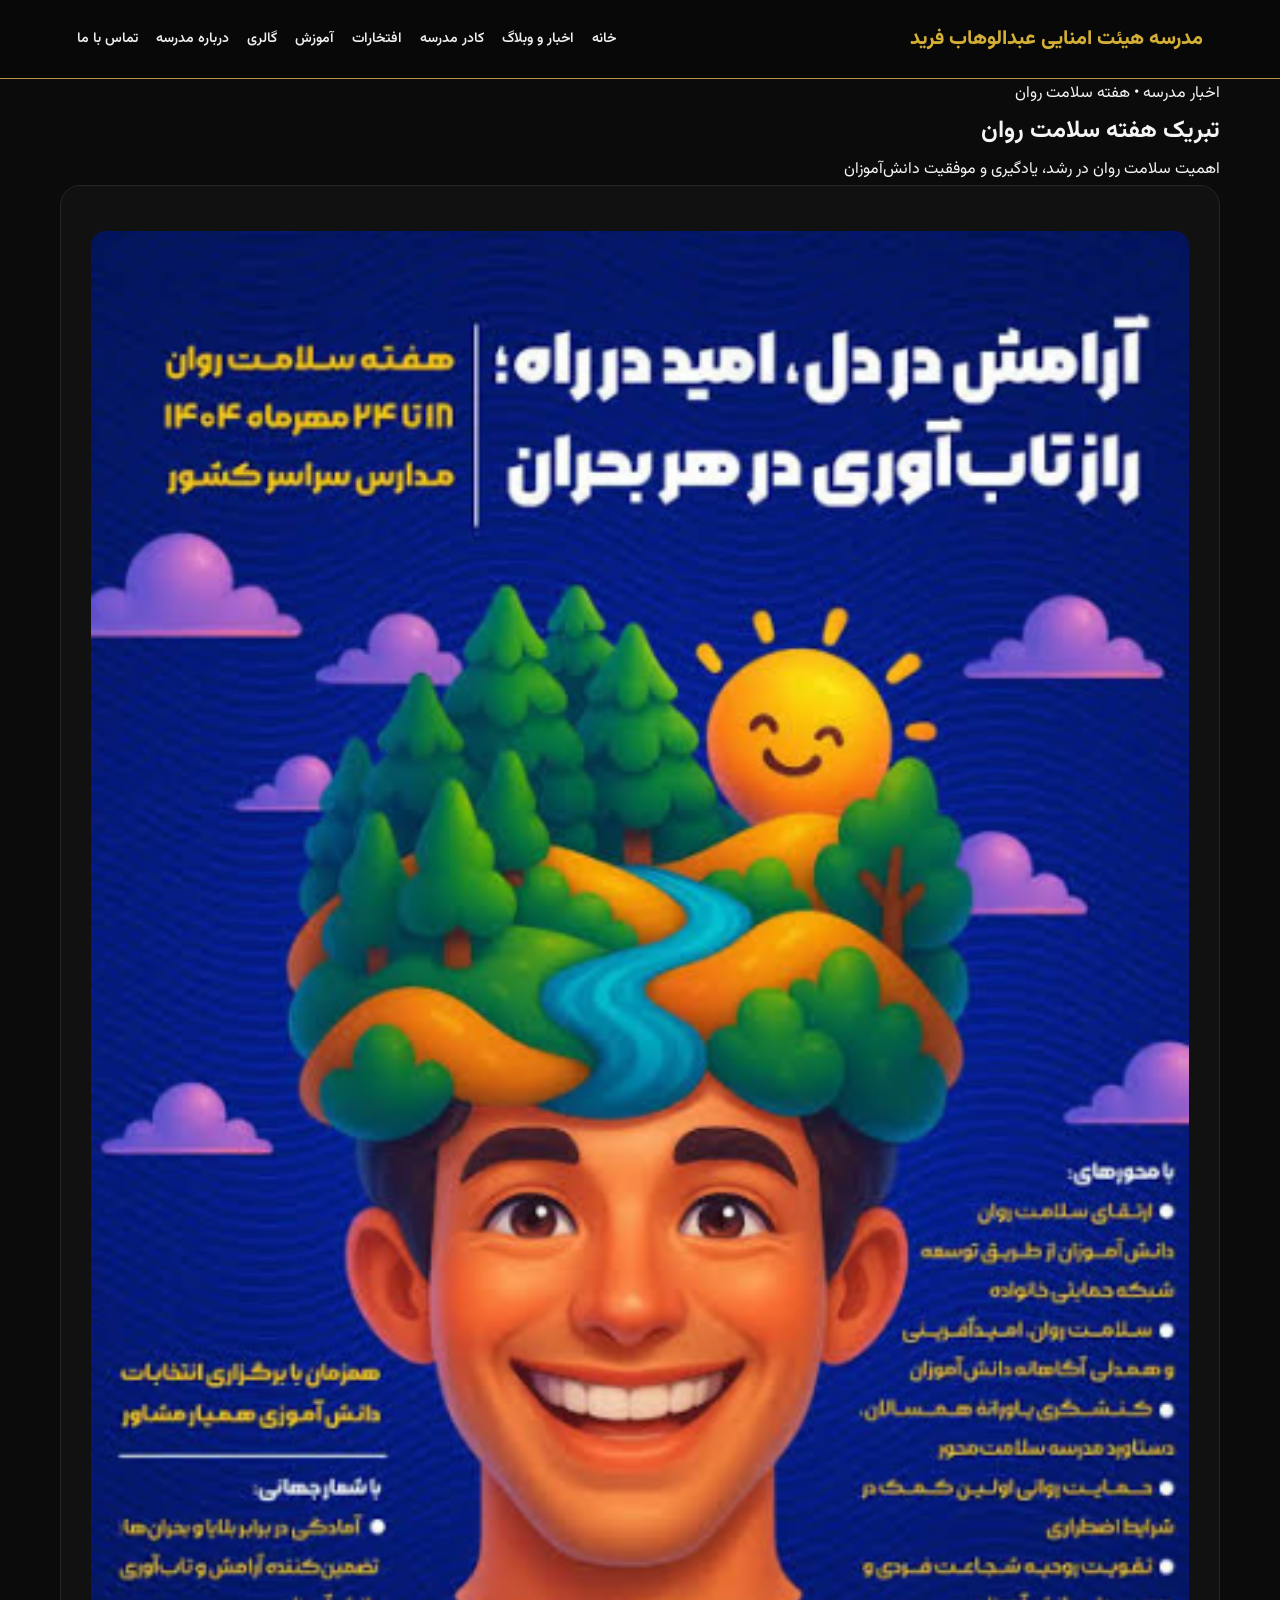
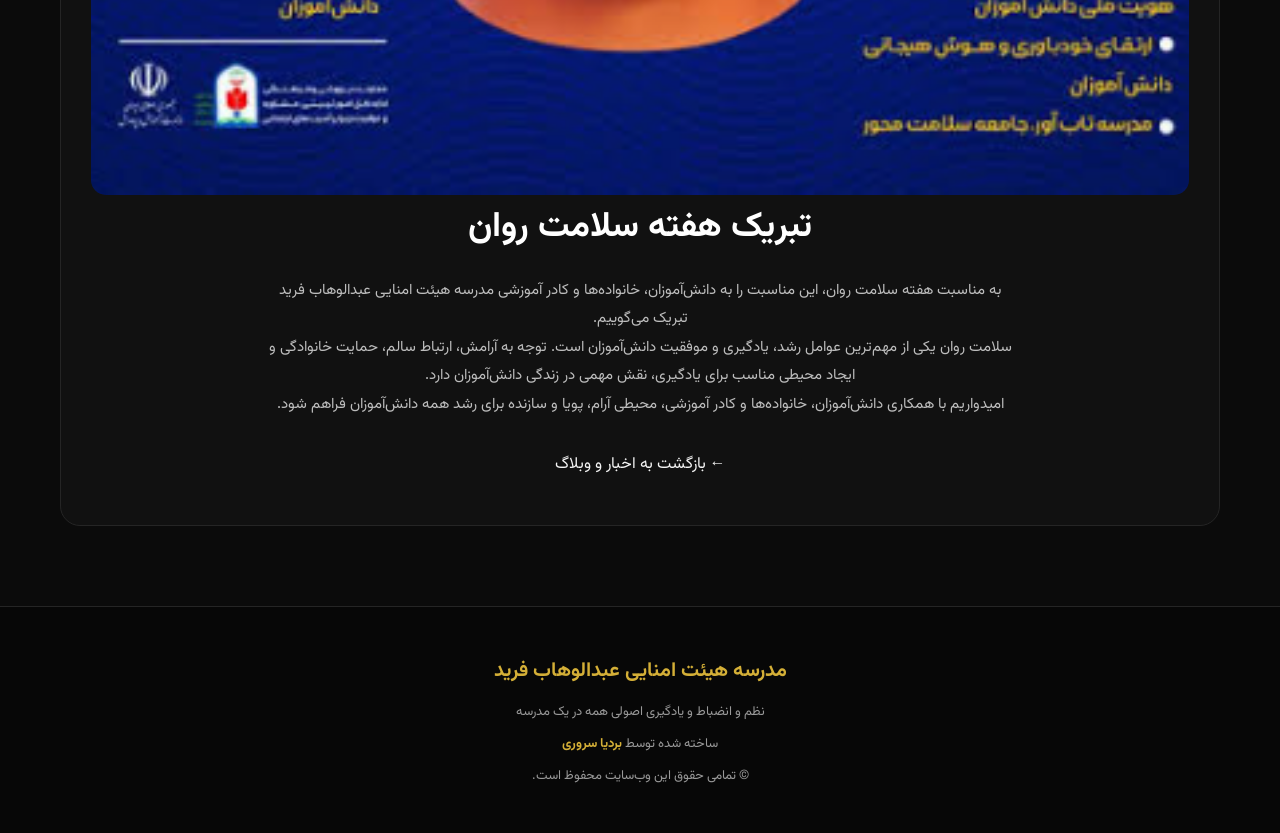
<file: news-mental-health.html>
<!DOCTYPE html>
<html lang="fa" dir="rtl">

<head>
<meta charset="UTF-8">
<meta name="viewport" content="width=device-width, initial-scale=1.0">

<title>تبریک هفته سلامت روان | مدرسه هیئت امنایی عبدالوهاب فرید</title>

<link rel="stylesheet" href="style.css">
</head>

<body>

<header>

<div class="logo">
مدرسه هیئت امنایی عبدالوهاب فرید
</div>

<nav>

<a href="index.html">خانه</a>
<a href="news.html" class="active">اخبار و وبلاگ</a>
<a href="staff.html">کادر مدرسه</a>
<a href="achievements.html">افتخارات</a>
<a href="education.html">آموزش</a>
<a href="gallery.html">گالری</a>
<a href="about.html">درباره مدرسه</a>
<a href="contact.html">تماس با ما</a>

</nav>

</header>


<main>

<section class="page-header">

<span>
اخبار مدرسه • هفته سلامت روان
</span>

<h1>
تبریک هفته سلامت روان
</h1>

<p>
اهمیت سلامت روان در رشد، یادگیری و موفقیت دانش‌آموزان
</p>

</section>


<section class="daily-article">

<div class="news-image">

<img
src="news-2.jpg.png"
alt="تبریک هفته سلامت روان">

</div>

<h2>
تبریک هفته سلامت روان
</h2>

<p>
به مناسبت هفته سلامت روان، این مناسبت را به
دانش‌آموزان، خانواده‌ها و کادر آموزشی مدرسه
هیئت امنایی عبدالوهاب فرید تبریک می‌گوییم.
</p>

<p>
سلامت روان یکی از مهم‌ترین عوامل رشد، یادگیری و
موفقیت دانش‌آموزان است. توجه به آرامش، ارتباط
سالم، حمایت خانوادگی و ایجاد محیطی مناسب برای
یادگیری، نقش مهمی در زندگی دانش‌آموزان دارد.
</p>

<p>
امیدواریم با همکاری دانش‌آموزان، خانواده‌ها و
کادر آموزشی، محیطی آرام، پویا و سازنده برای
رشد همه دانش‌آموزان فراهم شود.
</p>

<br>

<a href="news.html">
← بازگشت به اخبار و وبلاگ
</a>

</section>

</main>


<footer>

<h3>
مدرسه هیئت امنایی عبدالوهاب فرید
</h3>

<p>
نظم و انضباط و یادگیری اصولی همه در یک مدرسه
</p>

<p>
ساخته شده توسط <strong>بردیا سروری</strong>
</p>

<p>
© تمامی حقوق این وب‌سایت محفوظ است.
</p>

</footer>

</body>

</html>
</file>
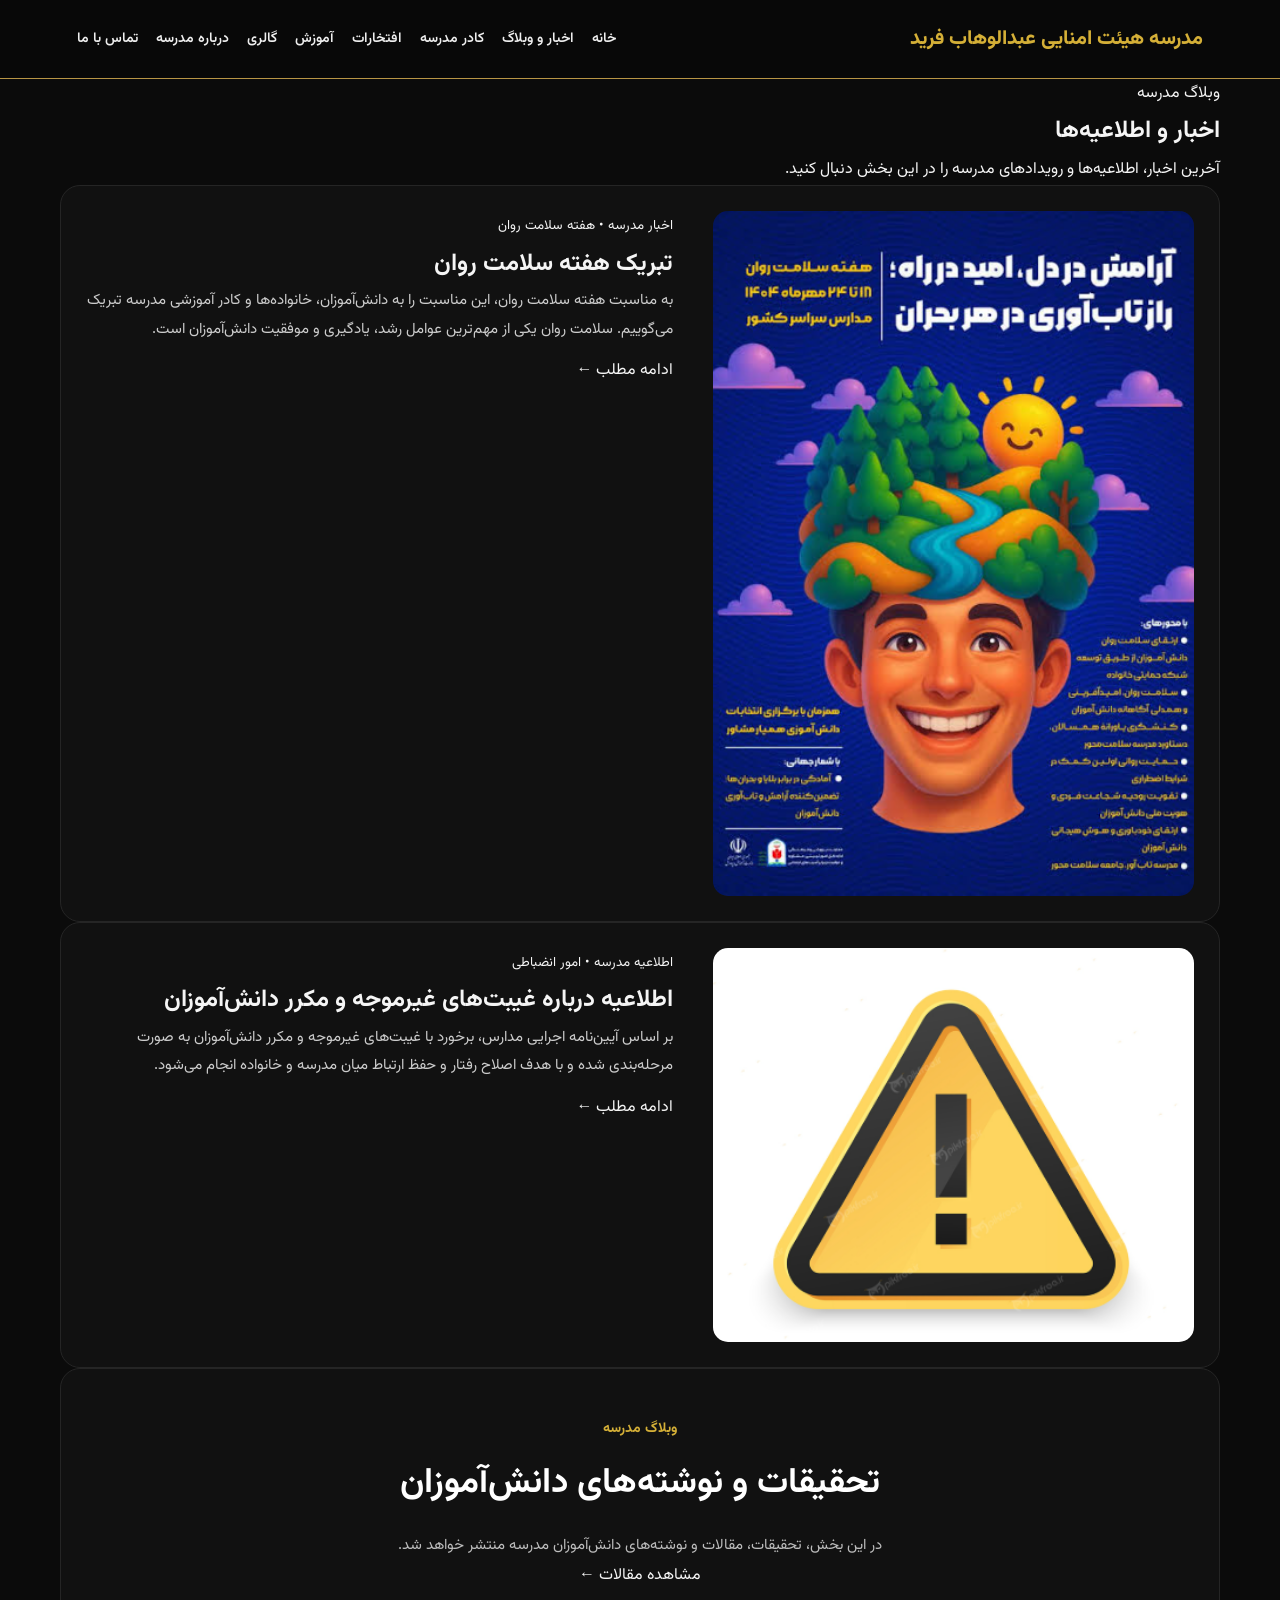
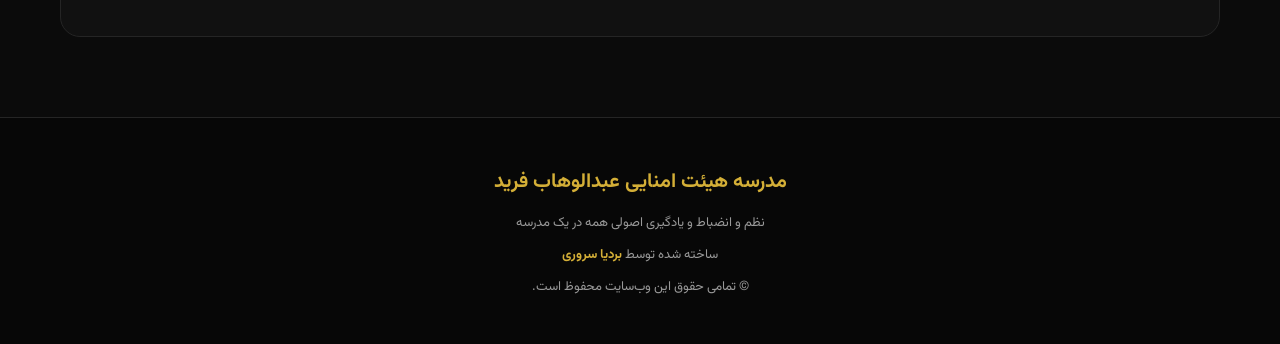
<file: news.html>
<!DOCTYPE html>
<html lang="fa" dir="rtl">

<head>
<meta charset="UTF-8">
<meta name="viewport" content="width=device-width, initial-scale=1.0">

<title>اخبار و وبلاگ | مدرسه هیئت امنایی عبدالوهاب فرید</title>

<meta name="description"
content="آخرین اخبار، اطلاعیه‌ها و مطالب مدرسه هیئت امنایی عبدالوهاب فرید">

<link rel="stylesheet" href="style.css">
</head>

<body>

<header>

<div class="logo">
مدرسه هیئت امنایی عبدالوهاب فرید
</div>

<nav>

<a href="index.html">خانه</a>
<a href="news.html" class="active">اخبار و وبلاگ</a>
<a href="staff.html">کادر مدرسه</a>
<a href="achievements.html">افتخارات</a>
<a href="education.html">آموزش</a>
<a href="gallery.html">گالری</a>
<a href="about.html">درباره مدرسه</a>
<a href="contact.html">تماس با ما</a>

</nav>

</header>


<main>

<!-- عنوان صفحه -->

<section class="page-header">

<span>وبلاگ مدرسه</span>

<h1>اخبار و اطلاعیه‌ها</h1>

<p>
آخرین اخبار، اطلاعیه‌ها و رویدادهای مدرسه را در این بخش دنبال کنید.
</p>

</section>


<!-- اخبار -->

<section class="news-list">


<!-- خبر سلامت روان -->

<article class="news-card">

<div class="news-image">

<img
src="news-2.jpg.png"
alt="تبریک هفته سلامت روان">

</div>


<div>

<small>
اخبار مدرسه • هفته سلامت روان
</small>

<h2>
تبریک هفته سلامت روان
</h2>

<p>
به مناسبت هفته سلامت روان، این مناسبت را به
دانش‌آموزان، خانواده‌ها و کادر آموزشی مدرسه تبریک می‌گوییم.
سلامت روان یکی از مهم‌ترین عوامل رشد، یادگیری و موفقیت دانش‌آموزان است.
</p>

<a href="news-mental-health.html">
ادامه مطلب ←
</a>

</div>

</article>



<!-- اطلاعیه غیبت -->

<article class="news-card">

<div class="news-image">

<img
src="news-1.jpg.png"
alt="اطلاعیه درباره غیبت‌های غیرموجه و مکرر دانش‌آموزان">

</div>


<div>

<small>
اطلاعیه مدرسه • امور انضباطی
</small>

<h2>
اطلاعیه درباره غیبت‌های غیرموجه و مکرر دانش‌آموزان
</h2>

<p>
بر اساس آیین‌نامه اجرایی مدارس، برخورد با غیبت‌های غیرموجه
و مکرر دانش‌آموزان به صورت مرحله‌بندی شده و با هدف اصلاح رفتار
و حفظ ارتباط میان مدرسه و خانواده انجام می‌شود.
</p>

<a href="news-absence.html">
ادامه مطلب ←
</a>

</div>

</article>


</section>


<!-- تحقیقات دانش‌آموزی -->

<section class="daily-article">

<span>
وبلاگ مدرسه
</span>

<h2>
تحقیقات و نوشته‌های دانش‌آموزان
</h2>

<p>
در این بخش، تحقیقات، مقالات و نوشته‌های دانش‌آموزان مدرسه
منتشر خواهد شد.
</p>

<a href="#">
مشاهده مقالات ←
</a>

</section>


</main>


<footer>

<h3>
مدرسه هیئت امنایی عبدالوهاب فرید
</h3>

<p>
نظم و انضباط و یادگیری اصولی همه در یک مدرسه
</p>

<p>
ساخته شده توسط <strong>بردیا سروری</strong>
</p>

<p>
© تمامی حقوق این وب‌سایت محفوظ است.
</p>

</footer>


</body>
</html>
</file>
<file: style.css>
/* =========================================
   مدرسه هیئت امنایی عبدالوهاب فرید
   Main Website Styles
   ========================================= */


/* ---------- Font ---------- */

@import url('https://fonts.googleapis.com/css2?family=Vazirmatn:wght@400;500;600;700;800;900&display=swap');


/* ---------- Reset ---------- */

* {
    margin: 0;
    padding: 0;
    box-sizing: border-box;
    max-width: 100%;
}

html {
    width: 100%;
    max-width: 100%;
    overflow-x: hidden;
    scroll-behavior: smooth;
}

body {
    width: 100%;
    max-width: 100%;
    min-height: 100vh;
    overflow-x: hidden;

    background: #0b0b0b;
    color: #f5f5f5;

    font-family: "Vazirmatn", Tahoma, Arial, sans-serif;
    line-height: 1.9;
}


/* ---------- عمومی ---------- */

img,
video,
iframe {
    max-width: 100%;
    height: auto;
}

a {
    color: inherit;
    text-decoration: none;
    overflow-wrap: anywhere;
}

p,
h1,
h2,
h3,
h4,
span {
    overflow-wrap: anywhere;
    word-wrap: break-word;
}

button,
input,
textarea,
select {
    font-family: inherit;
}

main,
section,
article,
header,
footer,
nav {
    max-width: 100%;
}


/* ---------- Header ---------- */

header {
    width: 100%;
    max-width: 100%;

    background: #080808;
    border-bottom: 1px solid #b89545;

    padding: 20px 6%;

    display: flex;
    align-items: center;
    justify-content: space-between;
    gap: 25px;

    position: relative;
    z-index: 10;
}

.logo {
    color: #d4af37;

    font-size: 20px;
    font-weight: 800;

    white-space: normal;
}

nav {
    display: flex;
    align-items: center;
    justify-content: center;
    flex-wrap: wrap;

    gap: 18px;

    min-width: 0;
}

nav a {
    color: #eeeeee;

    font-size: 14px;
    font-weight: 600;

    transition: 0.25s ease;
}

nav a:hover {
    color: #d4af37;
}


/* ---------- Main ---------- */

main {
    width: 100%;
    max-width: 1200px;

    margin: 0 auto;
    padding: 0 20px;
}


/* ---------- Intro ---------- */

.intro {
    width: 100%;

    text-align: center;

    padding: 80px 20px 55px;
}

.intro span,
.section-title span,
.daily-article > span {
    display: inline-block;

    color: #d4af37;

    font-size: 14px;
    font-weight: 700;

    margin-bottom: 8px;
}

.intro h1 {
    color: #ffffff;

    font-size: clamp(30px, 5vw, 52px);
    font-weight: 900;

    margin-bottom: 15px;
}

.intro p {
    max-width: 700px;
    margin: auto;

    color: #bdbdbd;

    font-size: 16px;
}


/* ---------- Quick Links ---------- */

.quick-links {
    width: 100%;

    display: grid;
    grid-template-columns: repeat(4, minmax(0, 1fr));

    gap: 20px;

    margin-bottom: 80px;
}

.card {
    min-width: 0;
    max-width: 100%;

    background: #121212;

    border: 1px solid #252525;
    border-radius: 16px;

    padding: 28px 22px;

    text-align: center;

    transition: 0.3s ease;
}

.card:hover {
    border-color: #d4af37;
    transform: translateY(-5px);
}

.card span {
    display: block;

    font-size: 30px;

    margin-bottom: 10px;
}

.card h3 {
    color: #d4af37;

    font-size: 18px;

    margin-bottom: 8px;
}

.card p {
    color: #c8c8c8;

    font-size: 14px;
}


/* ---------- Section Title ---------- */

.section-title {
    width: 100%;

    text-align: center;

    margin-bottom: 30px;
}

.section-title h2 {
    color: #ffffff;

    font-size: clamp(25px, 4vw, 38px);
    font-weight: 800;
}


/* ---------- News ---------- */

.latest-news {
    width: 100%;

    margin-bottom: 80px;
}

.news-card {
    width: 100%;
    max-width: 100%;

    min-width: 0;

    display: grid;
    grid-template-columns: minmax(0, 0.9fr) minmax(0, 1.1fr);

    gap: 40px;

    padding: 25px;

    background: #111111;

    border: 1px solid #252525;
    border-radius: 20px;

    overflow: hidden;
}

.news-card > * {
    min-width: 0;
    max-width: 100%;
}

.news-image {
    width: 100%;
    max-width: 100%;
    min-width: 0;

    min-height: 300px;

    display: flex;
    align-items: center;
    justify-content: center;

    background: #181818;

    border-radius: 15px;

    overflow: hidden;
}

.news-image img {
    display: block;

    width: 100%;
    max-width: 100%;

    height: auto;

    object-fit: contain;

    border-radius: 12px;
}

.news-card h3 {
    color: #d4af37;

    font-size: 25px;

    margin-bottom: 18px;
}

.news-card p {
    color: #cccccc;

    font-size: 15px;

    margin-bottom: 12px;
}


/* ---------- Daily Article ---------- */

.daily-article {
    width: 100%;
    max-width: 100%;

    background: #111111;

    border: 1px solid #252525;
    border-radius: 20px;

    padding: 45px 30px;

    text-align: center;

    margin-bottom: 80px;
}

.daily-article h2 {
    color: #ffffff;

    font-size: clamp(24px, 4vw, 35px);

    margin-bottom: 15px;
}

.daily-article p {
    max-width: 750px;

    margin: auto;

    color: #bdbdbd;

    font-size: 15px;
}


/* ---------- Buttons ---------- */

button,
.map-button,
.btn {
    max-width: 100%;

    display: inline-flex;

    align-items: center;
    justify-content: center;

    padding: 12px 22px;

    border-radius: 10px;

    border: 1px solid #d4af37;

    background: #d4af37;

    color: #080808;

    font-family: inherit;

    font-size: 14px;
    font-weight: 800;

    cursor: pointer;

    transition: 0.25s ease;
}

button:hover,
.map-button:hover,
.btn:hover {
    background: transparent;

    color: #d4af37;
}


/* ---------- Footer ---------- */

footer {
    width: 100%;
    max-width: 100%;

    background: #070707;

    border-top: 1px solid #252525;

    text-align: center;

    padding: 45px 20px;
}

footer h3 {
    color: #d4af37;

    font-size: 20px;

    margin-bottom: 10px;
}

footer p {
    color: #999999;

    font-size: 13px;

    margin-top: 7px;
}

footer strong {
    color: #d4af37;
}


/* =========================================
   صفحات مختلف
   ========================================= */

.hero,
.hero-section,
.about-section,
.gallery-section,
.contact-section {
    width: 100%;
    max-width: 100%;
}


/* ---------- تصاویر عمومی ---------- */

.hero img,
.about-section img,
.gallery-section img,
.contact-section img {
    display: block;

    max-width: 100%;
    height: auto;
}


/* ---------- Gallery ---------- */

.gallery {
    width: 100%;
    max-width: 100%;

    display: grid;

    grid-template-columns: repeat(3, minmax(0, 1fr));

    gap: 20px;
}

.gallery img {
    width: 100%;
    max-width: 100%;

    border-radius: 15px;

    display: block;
}


/* =========================================
   TABLET
   ========================================= */

@media (max-width: 900px) {

    header {
        flex-direction: column;

        text-align: center;

        padding: 18px 15px;
    }

    nav {
        width: 100%;

        gap: 12px;
    }

    nav a {
        font-size: 13px;
    }

    .quick-links {
        grid-template-columns: repeat(2, minmax(0, 1fr));
    }

    .news-card {
        grid-template-columns: 1fr;
    }

    .gallery {
        grid-template-columns: repeat(2, minmax(0, 1fr));
    }
}


/* =========================================
   MOBILE PHONE
   ========================================= */

@media (max-width: 600px) {

    html,
    body {
        width: 100%;
        max-width: 100%;

        overflow-x: hidden;
    }

    main {
        width: 100%;
        max-width: 100%;

        padding: 0 12px;
    }

    header {
        width: 100%;
        max-width: 100%;

        padding: 16px 12px;
    }

    .logo {
        max-width: 100%;

        font-size: 17px;
    }

    nav {
        width: 100%;
        max-width: 100%;

        display: flex;

        flex-wrap: wrap;

        justify-content: center;

        gap: 9px;
    }

    nav a {
        font-size: 12px;
    }


    /* ---------- Intro ---------- */

    .intro {
        padding: 55px 10px 40px;
    }

    .intro h1 {
        font-size: 32px;
    }

    .intro p {
        font-size: 14px;
    }


    /* ---------- Quick Cards ---------- */

    .quick-links {
        width: 100%;
        max-width: 100%;

        grid-template-columns: 1fr;

        gap: 15px;

        margin-bottom: 55px;
    }

    .card {
        width: 100%;
        max-width: 100%;

        padding: 22px 18px;
    }


    /* ---------- News ---------- */

    .latest-news {
        width: 100%;
        max-width: 100%;

        margin-bottom: 55px;
    }

    .news-card {
        width: 100%;
        max-width: 100%;

        grid-template-columns: 1fr;

        gap: 22px;

        padding: 15px;

        overflow: hidden;
    }

    .news-card > * {
        width: 100%;
        max-width: 100%;

        min-width: 0;
    }

    .news-image {
        width: 100%;
        max-width: 100%;

        min-height: 0;

        height: auto;

        overflow: hidden;
    }

    .news-image img {
        width: 100%;
        max-width: 100%;

        height: auto;

        display: block;

        object-fit: contain;
    }

    .news-card h3 {
        font-size: 21px;
    }

    .news-card p {
        font-size: 14px;
    }


    /* ---------- Daily Article ---------- */

    .daily-article {
        width: 100%;
        max-width: 100%;

        padding: 30px 18px;

        margin-bottom: 55px;
    }


    /* ---------- Gallery ---------- */

    .gallery {
        width: 100%;
        max-width: 100%;

        grid-template-columns: 1fr;

        gap: 15px;
    }

    .gallery img {
        width: 100%;
        max-width: 100%;
    }


    /* ---------- Footer ---------- */

    footer {
        width: 100%;
        max-width: 100%;

        padding: 35px 15px;
    }

    footer p {
        font-size: 12px;
    }


    /* ---------- Buttons ---------- */

    button,
    .map-button,
    .btn {
        max-width: 100%;

        padding: 10px 16px;

        font-size: 13px;
    }
}


/* =========================================
   FINAL OVERFLOW PROTECTION
   ========================================= */

body * {
    min-width: 0;
}

section,
article,
div {
    max-width: 100%;
}

iframe {
    width: 100%;
    max-width: 100%;
    border: 0;
}

table {
    width: 100%;
    max-width: 100%;

    display: block;

    overflow-x: auto;
}

pre,
code {
    max-width: 100%;

    white-space: pre-wrap;

    overflow-wrap: anywhere;
}
</file>
